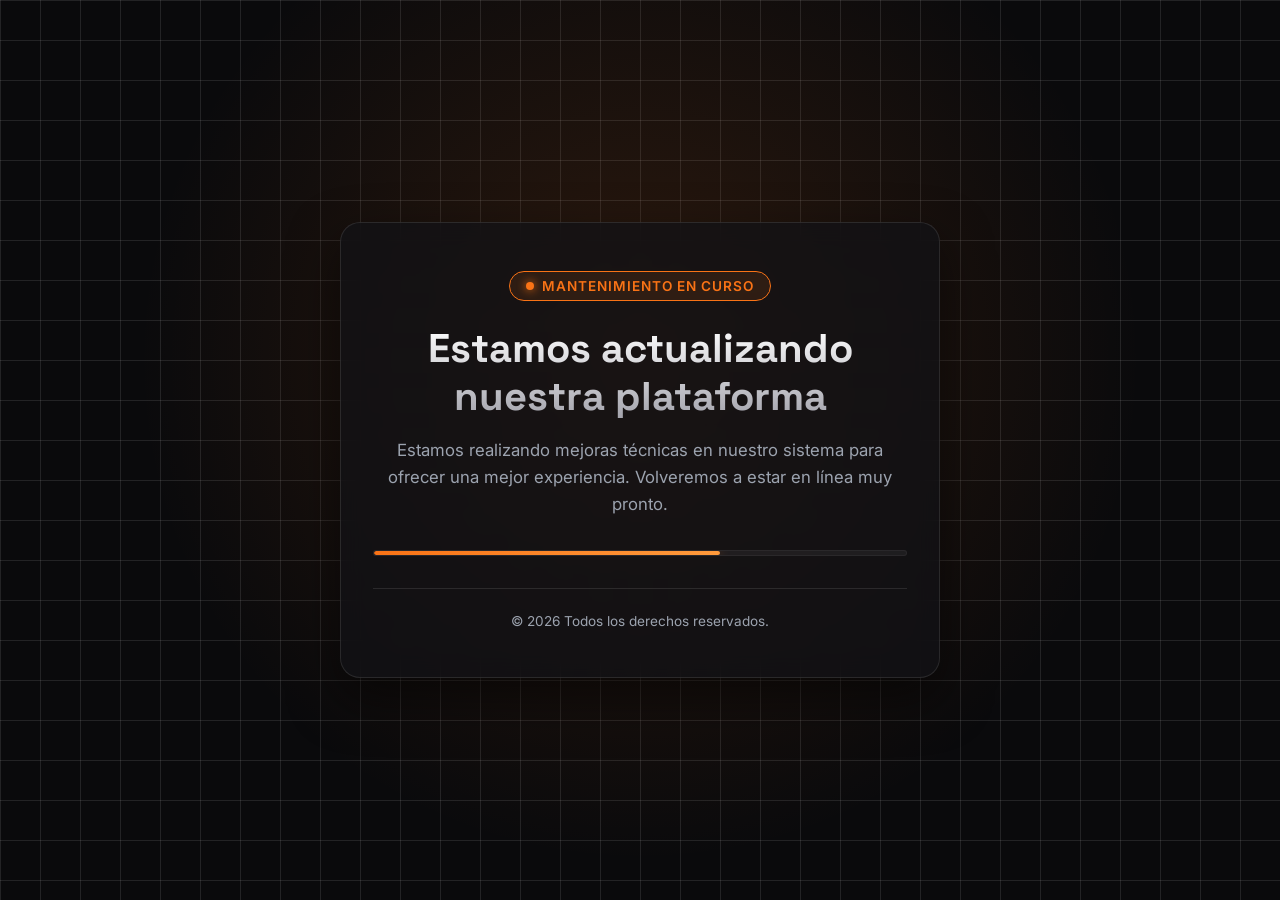
<file: index.html>
<!DOCTYPE html>
<html lang="es">
<head>
<meta charset="UTF-8">
<meta name="viewport" content="width=device-width, initial-scale=1.0">
<title>Sitio en Mantenimiento</title>
<link rel="preconnect" href="https://fonts.googleapis.com">
<link rel="preconnect" href="https://fonts.gstatic.com" crossorigin>
<link href="https://fonts.googleapis.com/css2?family=Inter:wght@400;600;800&family=Space+Grotesk:wght@500;700&display=swap" rel="stylesheet">
<style>
:root {
    --bg-main: #0a0a0c;
    --card-bg: rgba(18, 18, 22, 0.75);
    --accent: #f97316;
    --accent-glow: rgba(249, 115, 22, 0.4);
    --text-main: #f3f4f6;
    --text-muted: #9ca3af;
    --border: rgba(255, 255, 255, 0.1);
}

* { margin: 0; padding: 0; box-sizing: border-box; }

body {
    font-family: 'Inter', sans-serif;
    background-color: var(--bg-main);
    color: var(--text-main);
    min-height: 100vh;
    display: flex;
    align-items: center;
    justify-content: center;
    position: relative;
    overflow: hidden;
}

/* Fondo decorativo con rejilla y resplandor */
body::before {
    content: '';
    position: absolute;
    inset: 0;
    background-image: 
        radial-gradient(circle at 50% 40%, rgba(249, 115, 22, 0.15) 0%, transparent 60%),
        linear-gradient(var(--border) 1px, transparent 1px),
        linear-gradient(90deg, var(--border) 1px, transparent 1px);
    background-size: 100% 100%, 40px 40px, 40px 40px;
    z-index: 0;
}

.container {
    position: relative;
    z-index: 1;
    max-width: 600px;
    width: 90%;
    padding: 3rem 2rem;
    background: var(--card-bg);
    backdrop-filter: blur(12px);
    border: 1px solid var(--border);
    border-radius: 20px;
    text-align: center;
    box-shadow: 0 20px 50px rgba(0, 0, 0, 0.5);
}

.status-badge {
    display: inline-flex;
    align-items: center;
    gap: 8px;
    padding: 6px 16px;
    background: rgba(249, 115, 22, 0.1);
    border: 1px solid var(--accent);
    border-radius: 50px;
    font-size: 0.85rem;
    font-weight: 600;
    color: var(--accent);
    margin-bottom: 1.5rem;
    text-transform: uppercase;
    letter-spacing: 1px;
}

.status-dot {
    width: 8px;
    height: 8px;
    background-color: var(--accent);
    border-radius: 50%;
    box-shadow: 0 0 10px var(--accent);
    animation: pulse 1.5s infinite;
}

@keyframes pulse {
    0%, 100% { opacity: 1; transform: scale(1); }
    50% { opacity: 0.4; transform: scale(1.2); }
}

h1 {
    font-family: 'Space Grotesk', sans-serif;
    font-size: 2.5rem;
    font-weight: 700;
    line-height: 1.2;
    margin-bottom: 1rem;
    background: linear-gradient(180deg, #ffffff 0%, #a1a1aa 100%);
    -webkit-background-clip: text;
    -webkit-text-fill-color: transparent;
}

p {
    color: var(--text-muted);
    font-size: 1.05rem;
    line-height: 1.6;
    margin-bottom: 2rem;
}

.progress-bar-container {
    width: 100%;
    height: 6px;
    background: rgba(255, 255, 255, 0.05);
    border-radius: 10px;
    overflow: hidden;
    margin-bottom: 2rem;
    border: 1px solid rgba(255, 255, 255, 0.05);
}

.progress-bar {
    width: 65%;
    height: 100%;
    background: linear-gradient(90deg, var(--accent), #ff9a3c);
    box-shadow: 0 0 12px var(--accent-glow);
    border-radius: 10px;
}

.footer-info {
    font-size: 0.85rem;
    color: var(--text-muted);
    border-top: 1px solid var(--border);
    padding-top: 1.5rem;
}
</style>
</head>
<body>

<div class="container">
    <div class="status-badge">
        <span class="status-dot"></span> Mantenimiento en curso
    </div>
    
    <h1>Estamos actualizando nuestra plataforma</h1>
    
    <p>Estamos realizando mejoras técnicas en nuestro sistema para ofrecer una mejor experiencia. Volveremos a estar en línea muy pronto.</p>
    
    <div class="progress-bar-container">
        <div class="progress-bar"></div>
    </div>
    
    <div class="footer-info">
        &copy; 2026 Todos los derechos reservados.
    </div>
</div>

</body>
</html>
</file>
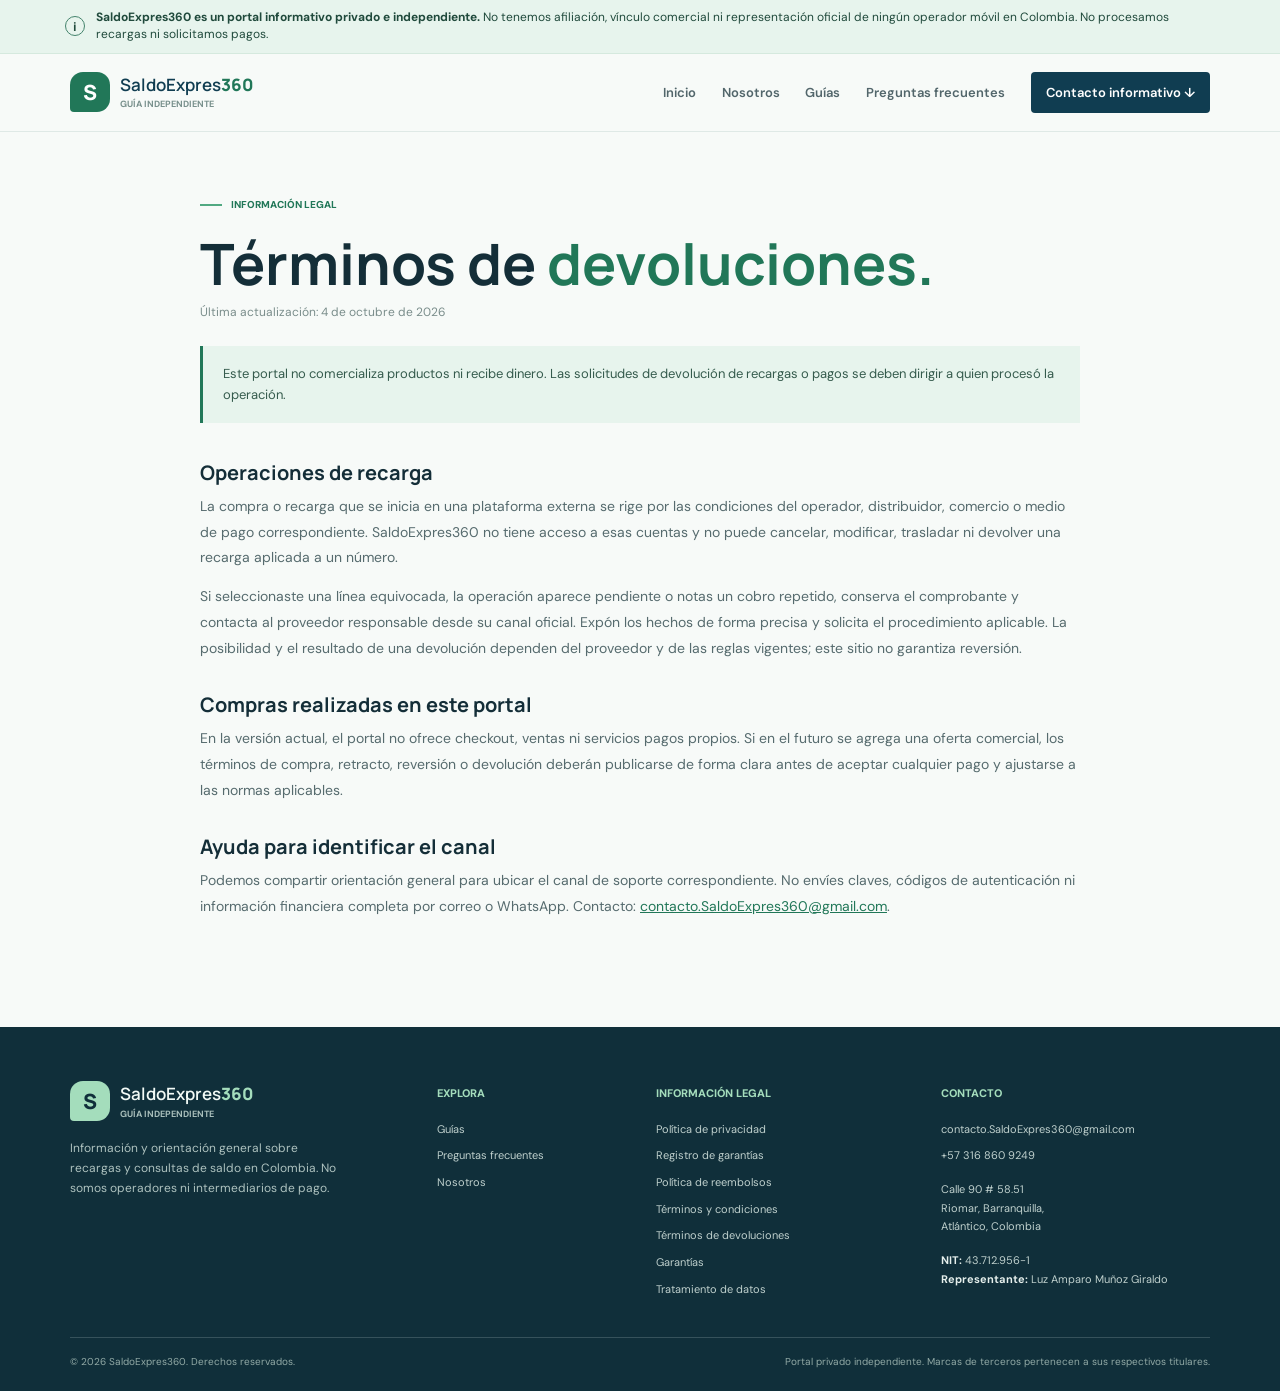
<file: devoluciones.html>
<!doctype html>
<html lang="es-CO"><head><meta charset="utf-8"><meta name="viewport" content="width=device-width, initial-scale=1"><meta name="description" content="Información sobre devoluciones y operaciones de terceros en SaldoExpres360."><title>Términos de devoluciones | SaldoExpres360</title><link rel="preconnect" href="https://fonts.googleapis.com"><link rel="preconnect" href="https://fonts.gstatic.com" crossorigin><link href="https://fonts.googleapis.com/css2?family=DM+Sans:wght@400;500;600;700&family=Manrope:wght@400;500;600;700;800&display=swap" rel="stylesheet"><link rel="stylesheet" href="styles.css"><script src="site.js" defer></script></head><body>
<div class="independence-banner"><span class="banner-mark" aria-hidden="true">i</span><p><strong>SaldoExpres360 es un portal informativo privado e independiente.</strong> No tenemos afiliación, vínculo comercial ni representación oficial de ningún operador móvil en Colombia. No procesamos recargas ni solicitamos pagos.</p></div><header class="site-header"><a class="brand" href="index.html" aria-label="SaldoExpres360, inicio"><span class="brand-symbol" aria-hidden="true">S</span><span>SaldoExpres<b>360</b><small>GUÍA INDEPENDIENTE</small></span></a><button class="menu-toggle" type="button" aria-expanded="false" aria-controls="main-nav" aria-label="Abrir menú"><span></span><span></span></button><nav id="main-nav" class="main-nav" aria-label="Navegación principal"><a href="index.html">Inicio</a><a href="nosotros.html">Nosotros</a><a href="index.html#guias">Guías</a><a href="index.html#preguntas">Preguntas frecuentes</a><a class="nav-contact" href="index.html#contacto">Contacto informativo <span aria-hidden="true">↓</span></a></nav></header>
<main class="legal-page section-wrap"><p class="eyebrow"><span></span> INFORMACIÓN LEGAL</p><h1>Términos de <em>devoluciones.</em></h1><p class="legal-updated">Última actualización: 4 de octubre de 2026</p><div class="legal-callout">Este portal no comercializa productos ni recibe dinero. Las solicitudes de devolución de recargas o pagos se deben dirigir a quien procesó la operación.</div><article class="legal-copy"><h2>Operaciones de recarga</h2><p>La compra o recarga que se inicia en una plataforma externa se rige por las condiciones del operador, distribuidor, comercio o medio de pago correspondiente. SaldoExpres360 no tiene acceso a esas cuentas y no puede cancelar, modificar, trasladar ni devolver una recarga aplicada a un número.</p><p>Si seleccionaste una línea equivocada, la operación aparece pendiente o notas un cobro repetido, conserva el comprobante y contacta al proveedor responsable desde su canal oficial. Expón los hechos de forma precisa y solicita el procedimiento aplicable. La posibilidad y el resultado de una devolución dependen del proveedor y de las reglas vigentes; este sitio no garantiza reversión.</p><h2>Compras realizadas en este portal</h2><p>En la versión actual, el portal no ofrece checkout, ventas ni servicios pagos propios. Si en el futuro se agrega una oferta comercial, los términos de compra, retracto, reversión o devolución deberán publicarse de forma clara antes de aceptar cualquier pago y ajustarse a las normas aplicables.</p><h2>Ayuda para identificar el canal</h2><p>Podemos compartir orientación general para ubicar el canal de soporte correspondiente. No envíes claves, códigos de autenticación ni información financiera completa por correo o WhatsApp. Contacto: <a href="mailto:contacto.SaldoExpres360@gmail.com">contacto.SaldoExpres360@gmail.com</a>.</p></article></main>
<footer class="site-footer"><div class="footer-main"><div class="footer-brand"><a class="brand brand-light" href="index.html"><span class="brand-symbol" aria-hidden="true">S</span><span>SaldoExpres<b>360</b><small>GUÍA INDEPENDIENTE</small></span></a><p>Información y orientación general sobre recargas y consultas de saldo en Colombia. No somos operadores ni intermediarios de pago.</p></div><div class="footer-column"><h3>Explora</h3><a href="index.html#guias">Guías</a><a href="index.html#preguntas">Preguntas frecuentes</a><a href="nosotros.html">Nosotros</a></div><div class="footer-column"><h3>Información legal</h3><a href="privacidad.html">Política de privacidad</a><a href="garantias-registro.html">Registro de garantías</a><a href="reembolsos.html">Política de reembolsos</a><a href="terminos.html">Términos y condiciones</a><a href="devoluciones.html">Términos de devoluciones</a><a href="garantias.html">Garantías</a><a href="tratamiento-datos.html">Tratamiento de datos</a></div><div class="footer-column footer-contact"><h3>Contacto</h3><a href="mailto:contacto.SaldoExpres360@gmail.com">contacto.SaldoExpres360@gmail.com</a><a href="tel:+573168609249">+57 316 860 9249</a><p>Calle 90 # 58.51<br>Riomar, Barranquilla,<br>Atlántico, Colombia</p><p><strong>NIT:</strong> 43.712.956-1<br><strong>Representante:</strong> Luz Amparo Muñoz Giraldo</p></div></div><div class="footer-bottom"><p>© <span data-year>2026</span> SaldoExpres360. Derechos reservados.</p><p>Portal privado independiente. Marcas de terceros pertenecen a sus respectivos titulares.</p></div></footer></body></html>
</file>
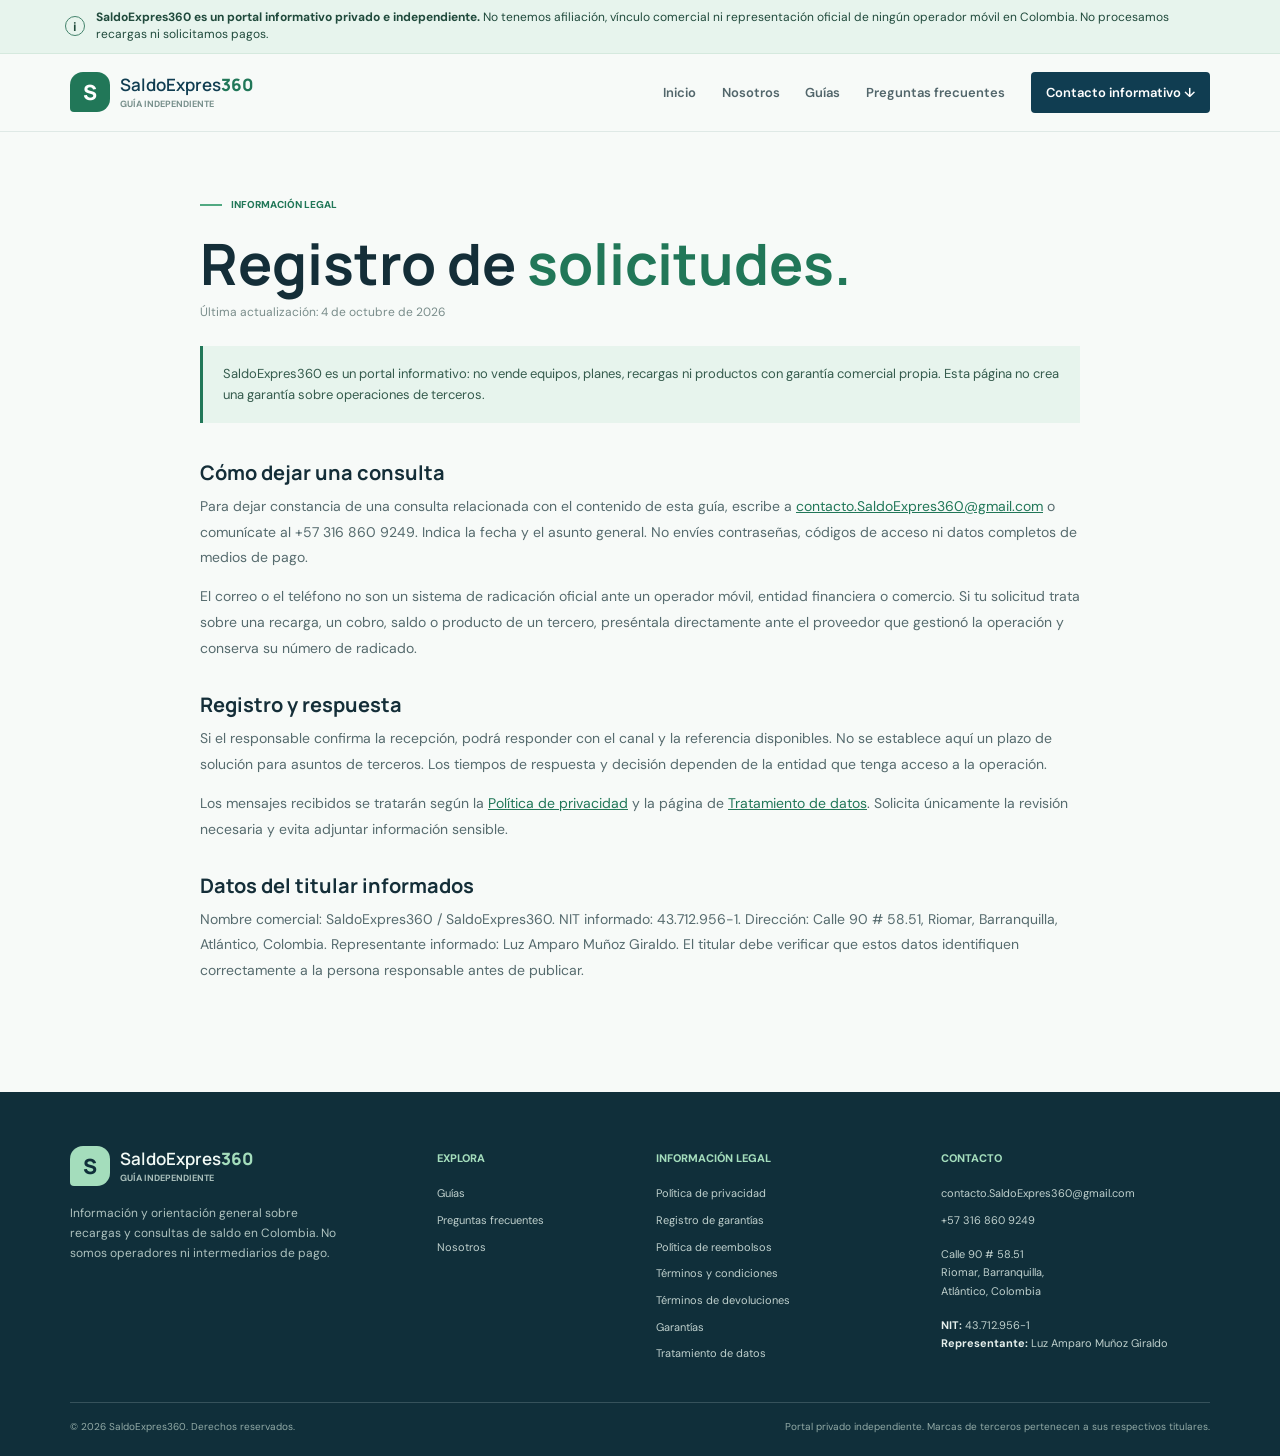
<file: garantias-registro.html>
<!doctype html>
<html lang="es-CO"><head><meta charset="utf-8"><meta name="viewport" content="width=device-width, initial-scale=1"><meta name="description" content="Información sobre el registro de solicitudes de garantía o consultas en SaldoExpres360."><title>Registro de garantías | SaldoExpres360</title><link rel="preconnect" href="https://fonts.googleapis.com"><link rel="preconnect" href="https://fonts.gstatic.com" crossorigin><link href="https://fonts.googleapis.com/css2?family=DM+Sans:wght@400;500;600;700&family=Manrope:wght@400;500;600;700;800&display=swap" rel="stylesheet"><link rel="stylesheet" href="styles.css"><script src="site.js" defer></script></head><body>
<div class="independence-banner"><span class="banner-mark" aria-hidden="true">i</span><p><strong>SaldoExpres360 es un portal informativo privado e independiente.</strong> No tenemos afiliación, vínculo comercial ni representación oficial de ningún operador móvil en Colombia. No procesamos recargas ni solicitamos pagos.</p></div><header class="site-header"><a class="brand" href="index.html" aria-label="SaldoExpres360, inicio"><span class="brand-symbol" aria-hidden="true">S</span><span>SaldoExpres<b>360</b><small>GUÍA INDEPENDIENTE</small></span></a><button class="menu-toggle" type="button" aria-expanded="false" aria-controls="main-nav" aria-label="Abrir menú"><span></span><span></span></button><nav id="main-nav" class="main-nav" aria-label="Navegación principal"><a href="index.html">Inicio</a><a href="nosotros.html">Nosotros</a><a href="index.html#guias">Guías</a><a href="index.html#preguntas">Preguntas frecuentes</a><a class="nav-contact" href="index.html#contacto">Contacto informativo <span aria-hidden="true">↓</span></a></nav></header>
<main class="legal-page section-wrap"><p class="eyebrow"><span></span> INFORMACIÓN LEGAL</p><h1>Registro de <em>solicitudes.</em></h1><p class="legal-updated">Última actualización: 4 de octubre de 2026</p><div class="legal-callout">SaldoExpres360 es un portal informativo: no vende equipos, planes, recargas ni productos con garantía comercial propia. Esta página no crea una garantía sobre operaciones de terceros.</div><article class="legal-copy"><h2>Cómo dejar una consulta</h2><p>Para dejar constancia de una consulta relacionada con el contenido de esta guía, escribe a <a href="mailto:contacto.SaldoExpres360@gmail.com">contacto.SaldoExpres360@gmail.com</a> o comunícate al +57 316 860 9249. Indica la fecha y el asunto general. No envíes contraseñas, códigos de acceso ni datos completos de medios de pago.</p><p>El correo o el teléfono no son un sistema de radicación oficial ante un operador móvil, entidad financiera o comercio. Si tu solicitud trata sobre una recarga, un cobro, saldo o producto de un tercero, preséntala directamente ante el proveedor que gestionó la operación y conserva su número de radicado.</p><h2>Registro y respuesta</h2><p>Si el responsable confirma la recepción, podrá responder con el canal y la referencia disponibles. No se establece aquí un plazo de solución para asuntos de terceros. Los tiempos de respuesta y decisión dependen de la entidad que tenga acceso a la operación.</p><p>Los mensajes recibidos se tratarán según la <a href="privacidad.html">Política de privacidad</a> y la página de <a href="tratamiento-datos.html">Tratamiento de datos</a>. Solicita únicamente la revisión necesaria y evita adjuntar información sensible.</p><h2>Datos del titular informados</h2><p>Nombre comercial: SaldoExpres360 / SaldoExpres360. NIT informado: 43.712.956-1. Dirección: Calle 90 # 58.51, Riomar, Barranquilla, Atlántico, Colombia. Representante informado: Luz Amparo Muñoz Giraldo. El titular debe verificar que estos datos identifiquen correctamente a la persona responsable antes de publicar.</p></article></main>
<footer class="site-footer"><div class="footer-main"><div class="footer-brand"><a class="brand brand-light" href="index.html"><span class="brand-symbol" aria-hidden="true">S</span><span>SaldoExpres<b>360</b><small>GUÍA INDEPENDIENTE</small></span></a><p>Información y orientación general sobre recargas y consultas de saldo en Colombia. No somos operadores ni intermediarios de pago.</p></div><div class="footer-column"><h3>Explora</h3><a href="index.html#guias">Guías</a><a href="index.html#preguntas">Preguntas frecuentes</a><a href="nosotros.html">Nosotros</a></div><div class="footer-column"><h3>Información legal</h3><a href="privacidad.html">Política de privacidad</a><a href="garantias-registro.html">Registro de garantías</a><a href="reembolsos.html">Política de reembolsos</a><a href="terminos.html">Términos y condiciones</a><a href="devoluciones.html">Términos de devoluciones</a><a href="garantias.html">Garantías</a><a href="tratamiento-datos.html">Tratamiento de datos</a></div><div class="footer-column footer-contact"><h3>Contacto</h3><a href="mailto:contacto.SaldoExpres360@gmail.com">contacto.SaldoExpres360@gmail.com</a><a href="tel:+573168609249">+57 316 860 9249</a><p>Calle 90 # 58.51<br>Riomar, Barranquilla,<br>Atlántico, Colombia</p><p><strong>NIT:</strong> 43.712.956-1<br><strong>Representante:</strong> Luz Amparo Muñoz Giraldo</p></div></div><div class="footer-bottom"><p>© <span data-year>2026</span> SaldoExpres360. Derechos reservados.</p><p>Portal privado independiente. Marcas de terceros pertenecen a sus respectivos titulares.</p></div></footer></body></html>
</file>
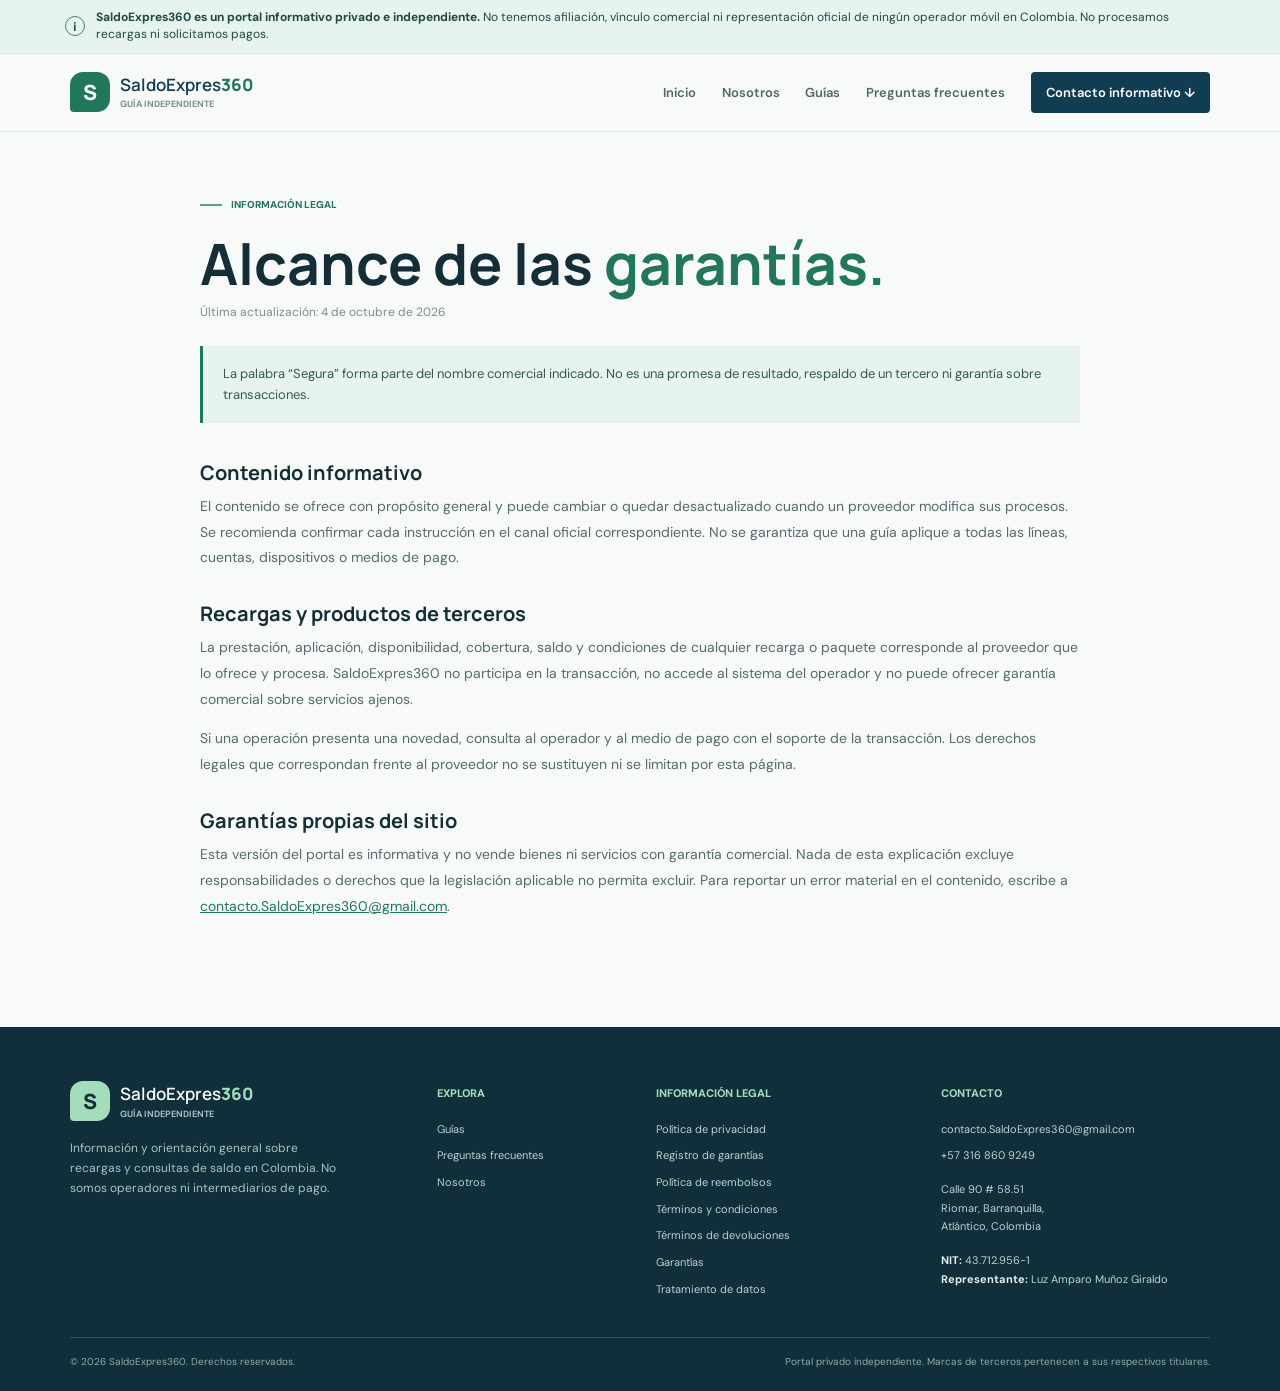
<file: garantias.html>
<!doctype html>
<html lang="es-CO"><head><meta charset="utf-8"><meta name="viewport" content="width=device-width, initial-scale=1"><meta name="description" content="Alcance de garantías del portal informativo SaldoExpres360."><title>Garantías | SaldoExpres360</title><link rel="preconnect" href="https://fonts.googleapis.com"><link rel="preconnect" href="https://fonts.gstatic.com" crossorigin><link href="https://fonts.googleapis.com/css2?family=DM+Sans:wght@400;500;600;700&family=Manrope:wght@400;500;600;700;800&display=swap" rel="stylesheet"><link rel="stylesheet" href="styles.css"><script src="site.js" defer></script></head><body>
<div class="independence-banner"><span class="banner-mark" aria-hidden="true">i</span><p><strong>SaldoExpres360 es un portal informativo privado e independiente.</strong> No tenemos afiliación, vínculo comercial ni representación oficial de ningún operador móvil en Colombia. No procesamos recargas ni solicitamos pagos.</p></div><header class="site-header"><a class="brand" href="index.html" aria-label="SaldoExpres360, inicio"><span class="brand-symbol" aria-hidden="true">S</span><span>SaldoExpres<b>360</b><small>GUÍA INDEPENDIENTE</small></span></a><button class="menu-toggle" type="button" aria-expanded="false" aria-controls="main-nav" aria-label="Abrir menú"><span></span><span></span></button><nav id="main-nav" class="main-nav" aria-label="Navegación principal"><a href="index.html">Inicio</a><a href="nosotros.html">Nosotros</a><a href="index.html#guias">Guías</a><a href="index.html#preguntas">Preguntas frecuentes</a><a class="nav-contact" href="index.html#contacto">Contacto informativo <span aria-hidden="true">↓</span></a></nav></header>
<main class="legal-page section-wrap"><p class="eyebrow"><span></span> INFORMACIÓN LEGAL</p><h1>Alcance de las <em>garantías.</em></h1><p class="legal-updated">Última actualización: 4 de octubre de 2026</p><div class="legal-callout">La palabra “Segura” forma parte del nombre comercial indicado. No es una promesa de resultado, respaldo de un tercero ni garantía sobre transacciones.</div><article class="legal-copy"><h2>Contenido informativo</h2><p>El contenido se ofrece con propósito general y puede cambiar o quedar desactualizado cuando un proveedor modifica sus procesos. Se recomienda confirmar cada instrucción en el canal oficial correspondiente. No se garantiza que una guía aplique a todas las líneas, cuentas, dispositivos o medios de pago.</p><h2>Recargas y productos de terceros</h2><p>La prestación, aplicación, disponibilidad, cobertura, saldo y condiciones de cualquier recarga o paquete corresponde al proveedor que lo ofrece y procesa. SaldoExpres360 no participa en la transacción, no accede al sistema del operador y no puede ofrecer garantía comercial sobre servicios ajenos.</p><p>Si una operación presenta una novedad, consulta al operador y al medio de pago con el soporte de la transacción. Los derechos legales que correspondan frente al proveedor no se sustituyen ni se limitan por esta página.</p><h2>Garantías propias del sitio</h2><p>Esta versión del portal es informativa y no vende bienes ni servicios con garantía comercial. Nada de esta explicación excluye responsabilidades o derechos que la legislación aplicable no permita excluir. Para reportar un error material en el contenido, escribe a <a href="mailto:contacto.SaldoExpres360@gmail.com">contacto.SaldoExpres360@gmail.com</a>.</p></article></main>
<footer class="site-footer"><div class="footer-main"><div class="footer-brand"><a class="brand brand-light" href="index.html"><span class="brand-symbol" aria-hidden="true">S</span><span>SaldoExpres<b>360</b><small>GUÍA INDEPENDIENTE</small></span></a><p>Información y orientación general sobre recargas y consultas de saldo en Colombia. No somos operadores ni intermediarios de pago.</p></div><div class="footer-column"><h3>Explora</h3><a href="index.html#guias">Guías</a><a href="index.html#preguntas">Preguntas frecuentes</a><a href="nosotros.html">Nosotros</a></div><div class="footer-column"><h3>Información legal</h3><a href="privacidad.html">Política de privacidad</a><a href="garantias-registro.html">Registro de garantías</a><a href="reembolsos.html">Política de reembolsos</a><a href="terminos.html">Términos y condiciones</a><a href="devoluciones.html">Términos de devoluciones</a><a href="garantias.html">Garantías</a><a href="tratamiento-datos.html">Tratamiento de datos</a></div><div class="footer-column footer-contact"><h3>Contacto</h3><a href="mailto:contacto.SaldoExpres360@gmail.com">contacto.SaldoExpres360@gmail.com</a><a href="tel:+573168609249">+57 316 860 9249</a><p>Calle 90 # 58.51<br>Riomar, Barranquilla,<br>Atlántico, Colombia</p><p><strong>NIT:</strong> 43.712.956-1<br><strong>Representante:</strong> Luz Amparo Muñoz Giraldo</p></div></div><div class="footer-bottom"><p>© <span data-year>2026</span> SaldoExpres360. Derechos reservados.</p><p>Portal privado independiente. Marcas de terceros pertenecen a sus respectivos titulares.</p></div></footer></body></html>
</file>
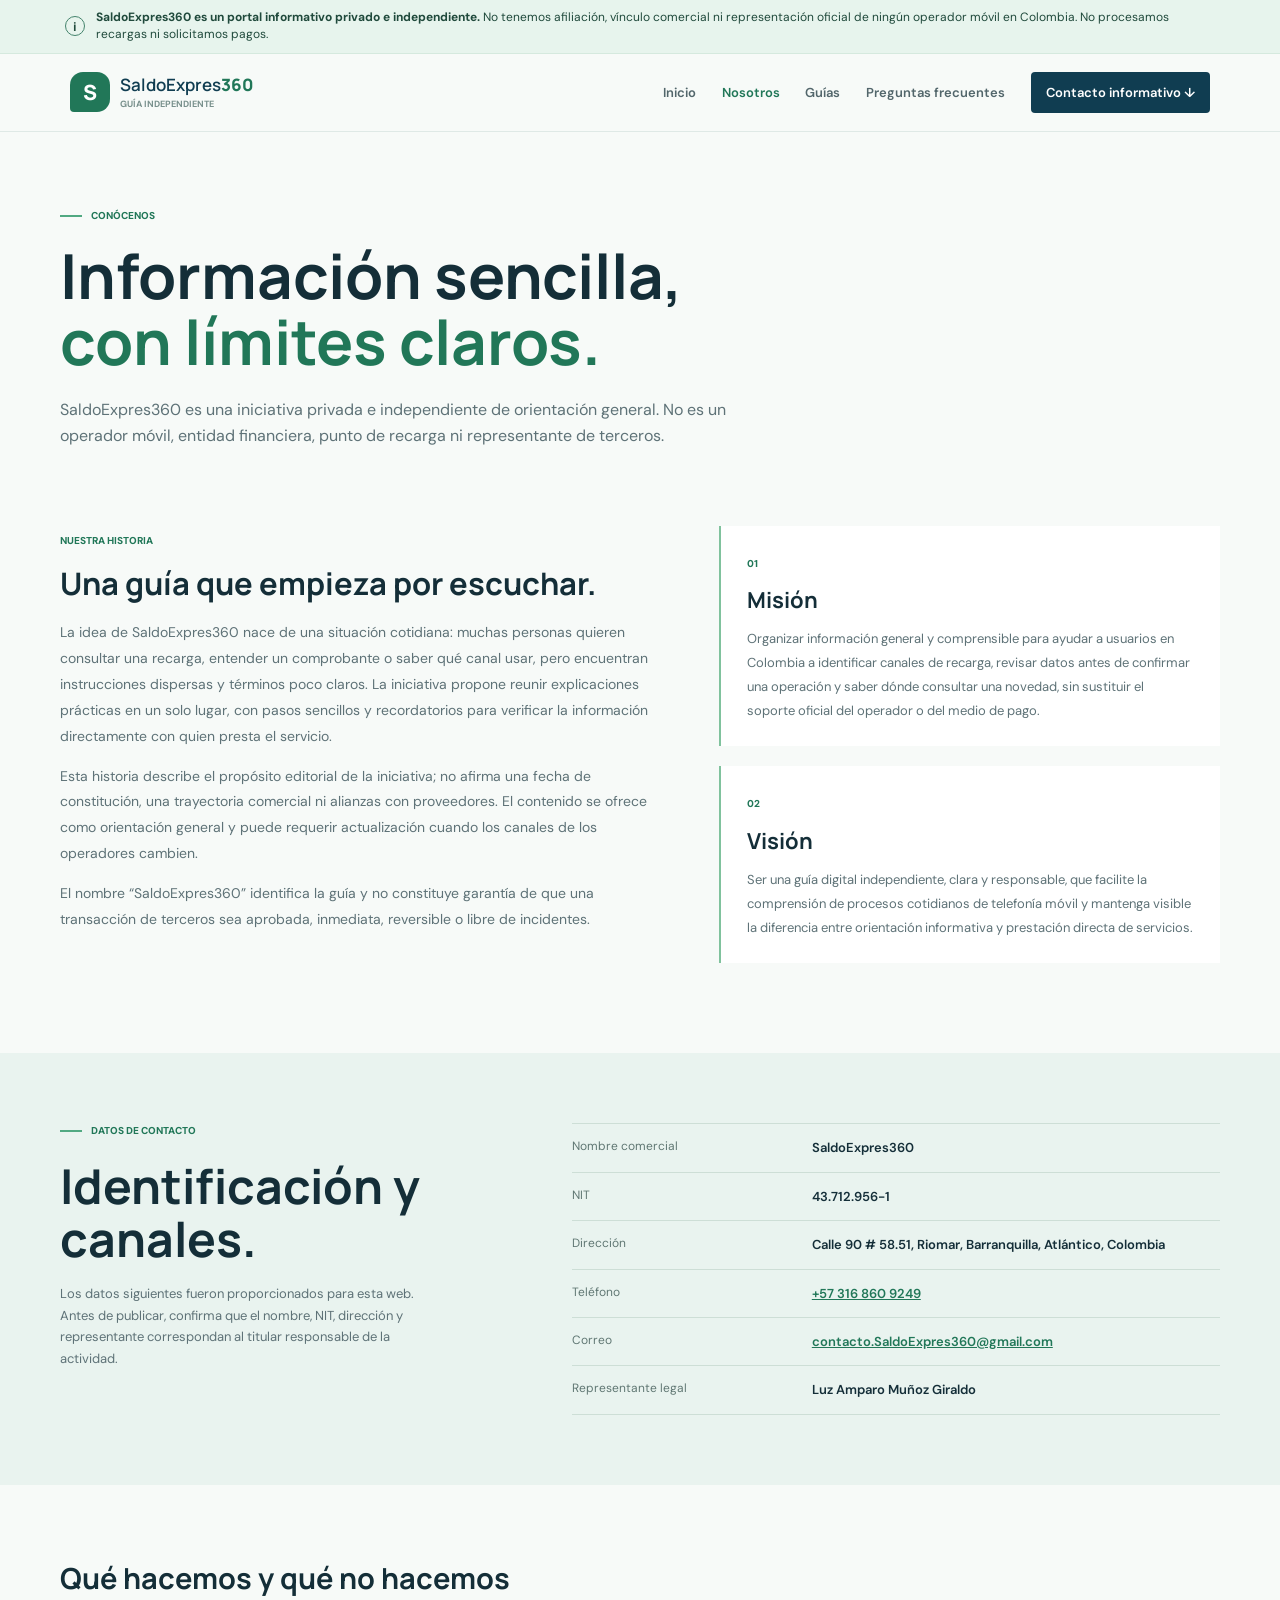
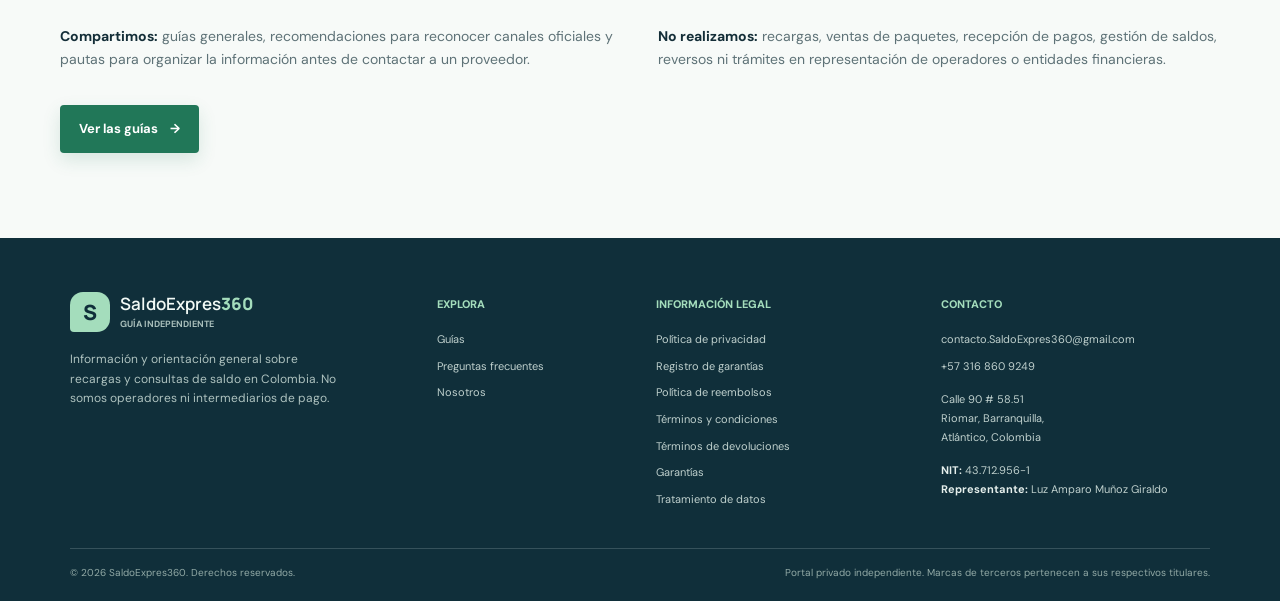
<file: nosotros.html>
<!doctype html>
<html lang="es-CO"><head><meta charset="utf-8"><meta name="viewport" content="width=device-width, initial-scale=1"><meta name="description" content="Conoce la iniciativa independiente SaldoExpres360, sus datos de contacto y el alcance de su orientación."><title>Nosotros | SaldoExpres360</title><link rel="preconnect" href="https://fonts.googleapis.com"><link rel="preconnect" href="https://fonts.gstatic.com" crossorigin><link href="https://fonts.googleapis.com/css2?family=DM+Sans:wght@400;500;600;700&family=Manrope:wght@400;500;600;700;800&display=swap" rel="stylesheet"><link rel="stylesheet" href="styles.css"><script src="site.js" defer></script></head><body>
<div class="independence-banner"><span class="banner-mark" aria-hidden="true">i</span><p><strong>SaldoExpres360 es un portal informativo privado e independiente.</strong> No tenemos afiliación, vínculo comercial ni representación oficial de ningún operador móvil en Colombia. No procesamos recargas ni solicitamos pagos.</p></div><header class="site-header"><a class="brand" href="index.html" aria-label="SaldoExpres360, inicio"><span class="brand-symbol" aria-hidden="true">S</span><span>SaldoExpres<b>360</b><small>GUÍA INDEPENDIENTE</small></span></a><button class="menu-toggle" type="button" aria-expanded="false" aria-controls="main-nav" aria-label="Abrir menú"><span></span><span></span></button><nav id="main-nav" class="main-nav" aria-label="Navegación principal"><a href="index.html">Inicio</a><a class="active" href="nosotros.html">Nosotros</a><a href="index.html#guias">Guías</a><a href="index.html#preguntas">Preguntas frecuentes</a><a class="nav-contact" href="index.html#contacto">Contacto informativo <span aria-hidden="true">↓</span></a></nav></header>
<main><section class="page-hero section-wrap"><p class="eyebrow"><span></span> CONÓCENOS</p><h1>Información sencilla,<br><em>con límites claros.</em></h1><p>SaldoExpres360 es una iniciativa privada e independiente de orientación general. No es un operador móvil, entidad financiera, punto de recarga ni representante de terceros.</p></section><section class="about-grid section-wrap"><article class="about-story"><span class="card-index">NUESTRA HISTORIA</span><h2>Una guía que empieza por escuchar.</h2><p>La idea de SaldoExpres360 nace de una situación cotidiana: muchas personas quieren consultar una recarga, entender un comprobante o saber qué canal usar, pero encuentran instrucciones dispersas y términos poco claros. La iniciativa propone reunir explicaciones prácticas en un solo lugar, con pasos sencillos y recordatorios para verificar la información directamente con quien presta el servicio.</p><p>Esta historia describe el propósito editorial de la iniciativa; no afirma una fecha de constitución, una trayectoria comercial ni alianzas con proveedores. El contenido se ofrece como orientación general y puede requerir actualización cuando los canales de los operadores cambien.</p><p>El nombre “SaldoExpres360” identifica la guía y no constituye garantía de que una transacción de terceros sea aprobada, inmediata, reversible o libre de incidentes.</p></article><div class="about-values"><article><span class="value-number">01</span><h3>Misión</h3><p>Organizar información general y comprensible para ayudar a usuarios en Colombia a identificar canales de recarga, revisar datos antes de confirmar una operación y saber dónde consultar una novedad, sin sustituir el soporte oficial del operador o del medio de pago.</p></article><article><span class="value-number">02</span><h3>Visión</h3><p>Ser una guía digital independiente, clara y responsable, que facilite la comprensión de procesos cotidianos de telefonía móvil y mantenga visible la diferencia entre orientación informativa y prestación directa de servicios.</p></article></div></section><section class="identity-section"><div class="section-wrap identity-inner"><div><p class="eyebrow"><span></span> DATOS DE CONTACTO</p><h2>Identificación y canales.</h2><p>Los datos siguientes fueron proporcionados para esta web. Antes de publicar, confirma que el nombre, NIT, dirección y representante correspondan al titular responsable de la actividad.</p></div><dl class="identity-list"><div><dt>Nombre comercial</dt><dd>SaldoExpres360</dd></div><div><dt>NIT</dt><dd>43.712.956-1</dd></div><div><dt>Dirección</dt><dd>Calle 90 # 58.51, Riomar, Barranquilla, Atlántico, Colombia</dd></div><div><dt>Teléfono</dt><dd><a href="tel:+573168609249">+57 316 860 9249</a></dd></div><div><dt>Correo</dt><dd><a href="mailto:contacto.SaldoExpres360@gmail.com">contacto.SaldoExpres360@gmail.com</a></dd></div><div><dt>Representante legal</dt><dd>Luz Amparo Muñoz Giraldo</dd></div></dl></div></section><section class="section-wrap about-limit"><h2>Qué hacemos y qué no hacemos</h2><div class="limit-columns"><p><strong>Compartimos:</strong> guías generales, recomendaciones para reconocer canales oficiales y pautas para organizar la información antes de contactar a un proveedor.</p><p><strong>No realizamos:</strong> recargas, ventas de paquetes, recepción de pagos, gestión de saldos, reversos ni trámites en representación de operadores o entidades financieras.</p></div><a class="button button-primary" href="index.html#guias">Ver las guías <span aria-hidden="true">→</span></a></section></main>
<footer class="site-footer"><div class="footer-main"><div class="footer-brand"><a class="brand brand-light" href="index.html"><span class="brand-symbol" aria-hidden="true">S</span><span>SaldoExpres<b>360</b><small>GUÍA INDEPENDIENTE</small></span></a><p>Información y orientación general sobre recargas y consultas de saldo en Colombia. No somos operadores ni intermediarios de pago.</p></div><div class="footer-column"><h3>Explora</h3><a href="index.html#guias">Guías</a><a href="index.html#preguntas">Preguntas frecuentes</a><a href="nosotros.html">Nosotros</a></div><div class="footer-column"><h3>Información legal</h3><a href="privacidad.html">Política de privacidad</a><a href="garantias-registro.html">Registro de garantías</a><a href="reembolsos.html">Política de reembolsos</a><a href="terminos.html">Términos y condiciones</a><a href="devoluciones.html">Términos de devoluciones</a><a href="garantias.html">Garantías</a><a href="tratamiento-datos.html">Tratamiento de datos</a></div><div class="footer-column footer-contact"><h3>Contacto</h3><a href="mailto:contacto.SaldoExpres360@gmail.com">contacto.SaldoExpres360@gmail.com</a><a href="tel:+573168609249">+57 316 860 9249</a><p>Calle 90 # 58.51<br>Riomar, Barranquilla,<br>Atlántico, Colombia</p><p><strong>NIT:</strong> 43.712.956-1<br><strong>Representante:</strong> Luz Amparo Muñoz Giraldo</p></div></div><div class="footer-bottom"><p>© <span data-year>2026</span> SaldoExpres360. Derechos reservados.</p><p>Portal privado independiente. Marcas de terceros pertenecen a sus respectivos titulares.</p></div></footer></body></html>
</file>
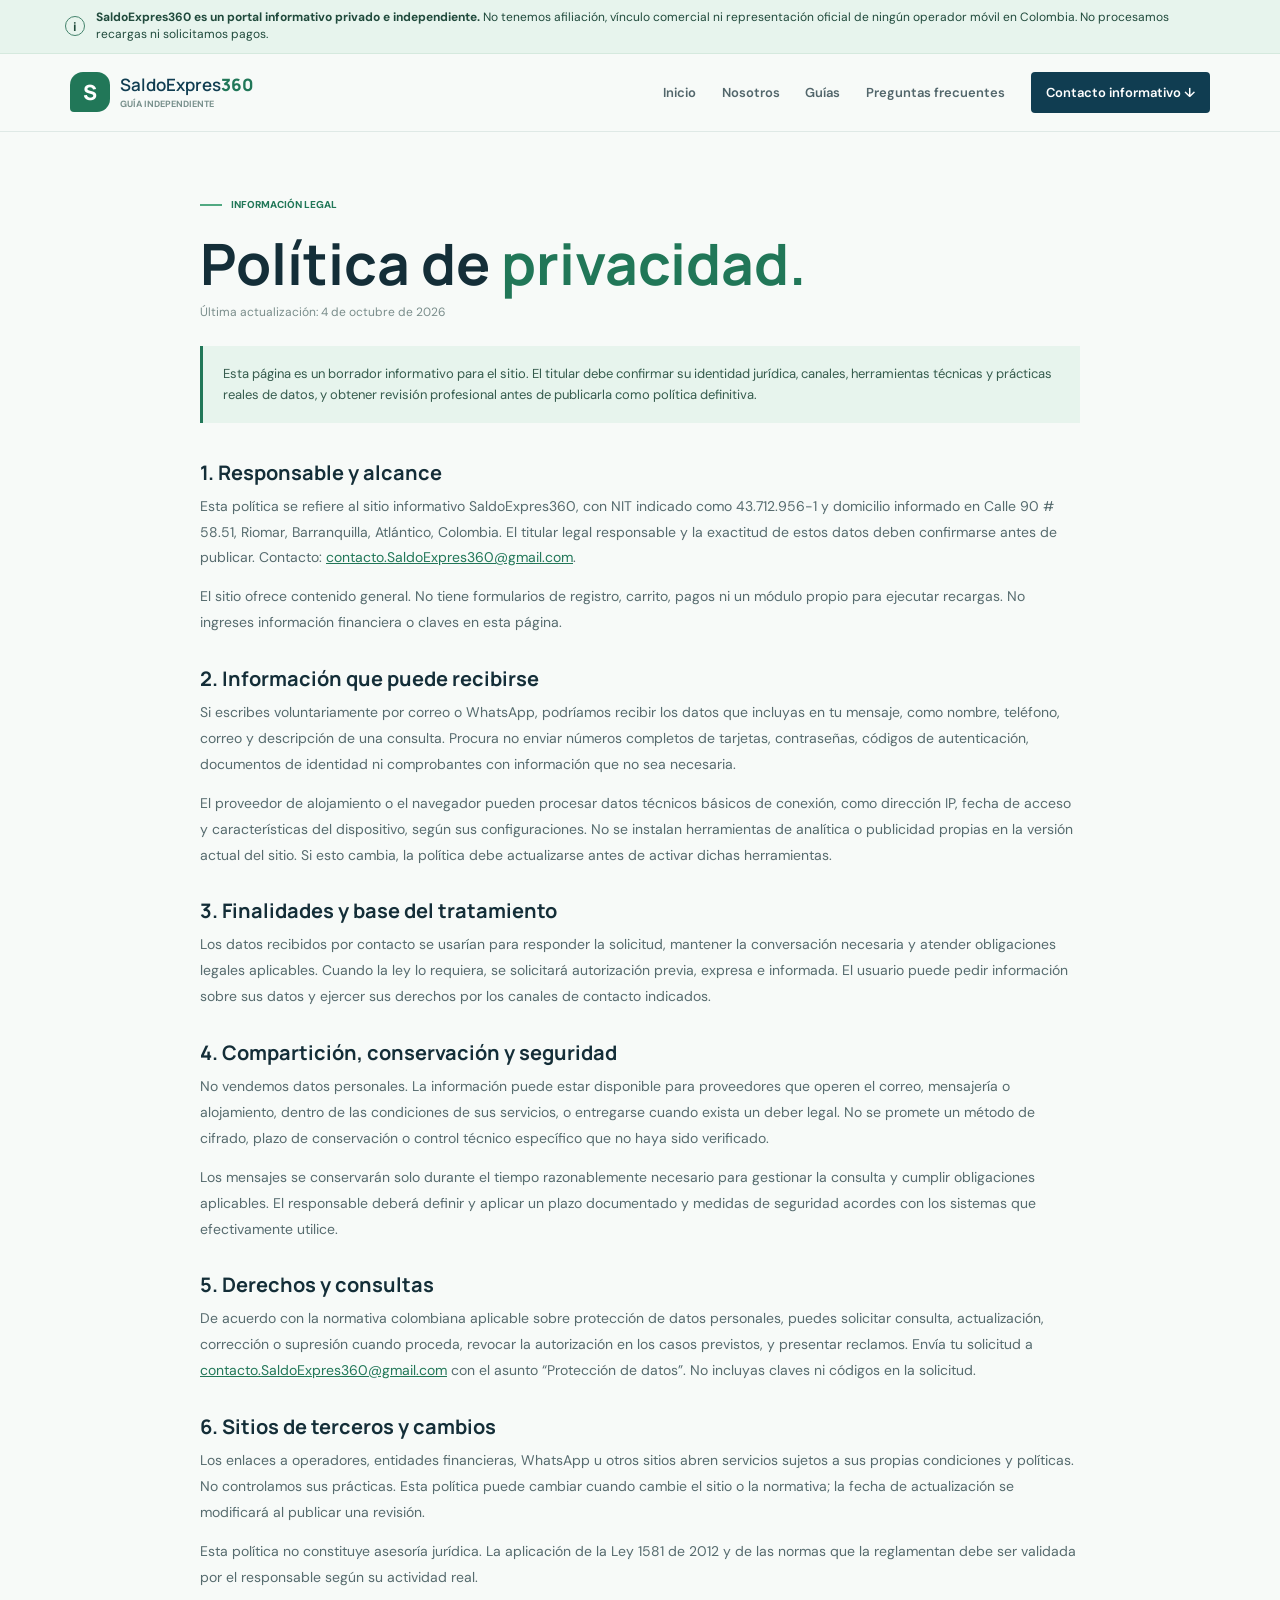
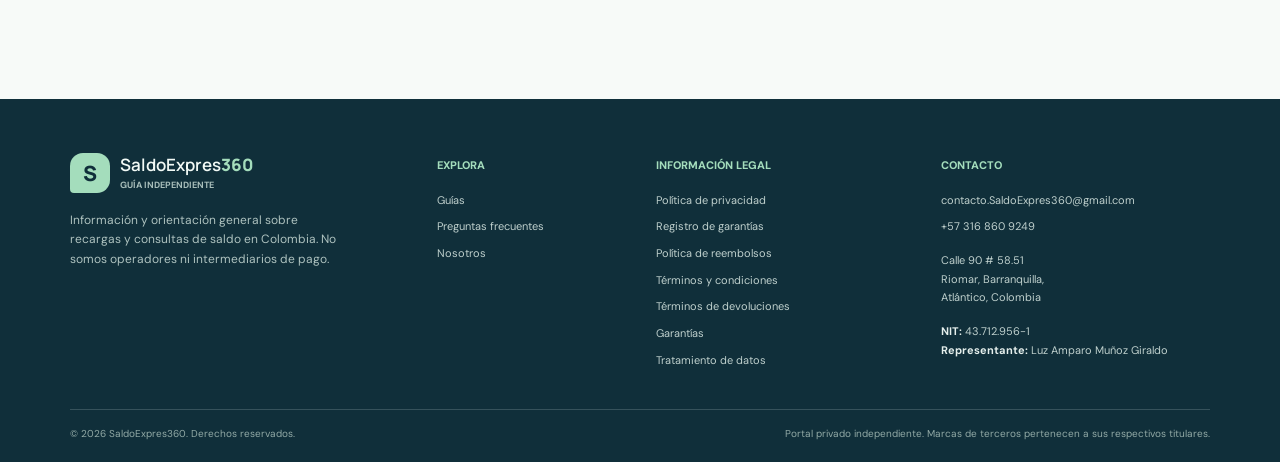
<file: privacidad.html>
<!doctype html>
<html lang="es-CO"><head><meta charset="utf-8"><meta name="viewport" content="width=device-width, initial-scale=1"><meta name="description" content="Política de privacidad de SaldoExpres360, guía informativa independiente."><title>Política de privacidad | SaldoExpres360</title><link rel="preconnect" href="https://fonts.googleapis.com"><link rel="preconnect" href="https://fonts.gstatic.com" crossorigin><link href="https://fonts.googleapis.com/css2?family=DM+Sans:wght@400;500;600;700&family=Manrope:wght@400;500;600;700;800&display=swap" rel="stylesheet"><link rel="stylesheet" href="styles.css"><script src="site.js" defer></script></head><body>
<div class="independence-banner"><span class="banner-mark" aria-hidden="true">i</span><p><strong>SaldoExpres360 es un portal informativo privado e independiente.</strong> No tenemos afiliación, vínculo comercial ni representación oficial de ningún operador móvil en Colombia. No procesamos recargas ni solicitamos pagos.</p></div><header class="site-header"><a class="brand" href="index.html" aria-label="SaldoExpres360, inicio"><span class="brand-symbol" aria-hidden="true">S</span><span>SaldoExpres<b>360</b><small>GUÍA INDEPENDIENTE</small></span></a><button class="menu-toggle" type="button" aria-expanded="false" aria-controls="main-nav" aria-label="Abrir menú"><span></span><span></span></button><nav id="main-nav" class="main-nav" aria-label="Navegación principal"><a href="index.html">Inicio</a><a href="nosotros.html">Nosotros</a><a href="index.html#guias">Guías</a><a href="index.html#preguntas">Preguntas frecuentes</a><a class="nav-contact" href="index.html#contacto">Contacto informativo <span aria-hidden="true">↓</span></a></nav></header>
<main class="legal-page section-wrap"><p class="eyebrow"><span></span> INFORMACIÓN LEGAL</p><h1>Política de <em>privacidad.</em></h1><p class="legal-updated">Última actualización: 4 de octubre de 2026</p><div class="legal-callout">Esta página es un borrador informativo para el sitio. El titular debe confirmar su identidad jurídica, canales, herramientas técnicas y prácticas reales de datos, y obtener revisión profesional antes de publicarla como política definitiva.</div><article class="legal-copy"><h2>1. Responsable y alcance</h2><p>Esta política se refiere al sitio informativo SaldoExpres360, con NIT indicado como 43.712.956-1 y domicilio informado en Calle 90 # 58.51, Riomar, Barranquilla, Atlántico, Colombia. El titular legal responsable y la exactitud de estos datos deben confirmarse antes de publicar. Contacto: <a href="mailto:contacto.SaldoExpres360@gmail.com">contacto.SaldoExpres360@gmail.com</a>.</p><p>El sitio ofrece contenido general. No tiene formularios de registro, carrito, pagos ni un módulo propio para ejecutar recargas. No ingreses información financiera o claves en esta página.</p><h2>2. Información que puede recibirse</h2><p>Si escribes voluntariamente por correo o WhatsApp, podríamos recibir los datos que incluyas en tu mensaje, como nombre, teléfono, correo y descripción de una consulta. Procura no enviar números completos de tarjetas, contraseñas, códigos de autenticación, documentos de identidad ni comprobantes con información que no sea necesaria.</p><p>El proveedor de alojamiento o el navegador pueden procesar datos técnicos básicos de conexión, como dirección IP, fecha de acceso y características del dispositivo, según sus configuraciones. No se instalan herramientas de analítica o publicidad propias en la versión actual del sitio. Si esto cambia, la política debe actualizarse antes de activar dichas herramientas.</p><h2>3. Finalidades y base del tratamiento</h2><p>Los datos recibidos por contacto se usarían para responder la solicitud, mantener la conversación necesaria y atender obligaciones legales aplicables. Cuando la ley lo requiera, se solicitará autorización previa, expresa e informada. El usuario puede pedir información sobre sus datos y ejercer sus derechos por los canales de contacto indicados.</p><h2>4. Compartición, conservación y seguridad</h2><p>No vendemos datos personales. La información puede estar disponible para proveedores que operen el correo, mensajería o alojamiento, dentro de las condiciones de sus servicios, o entregarse cuando exista un deber legal. No se promete un método de cifrado, plazo de conservación o control técnico específico que no haya sido verificado.</p><p>Los mensajes se conservarán solo durante el tiempo razonablemente necesario para gestionar la consulta y cumplir obligaciones aplicables. El responsable deberá definir y aplicar un plazo documentado y medidas de seguridad acordes con los sistemas que efectivamente utilice.</p><h2>5. Derechos y consultas</h2><p>De acuerdo con la normativa colombiana aplicable sobre protección de datos personales, puedes solicitar consulta, actualización, corrección o supresión cuando proceda, revocar la autorización en los casos previstos, y presentar reclamos. Envía tu solicitud a <a href="mailto:contacto.SaldoExpres360@gmail.com">contacto.SaldoExpres360@gmail.com</a> con el asunto “Protección de datos”. No incluyas claves ni códigos en la solicitud.</p><h2>6. Sitios de terceros y cambios</h2><p>Los enlaces a operadores, entidades financieras, WhatsApp u otros sitios abren servicios sujetos a sus propias condiciones y políticas. No controlamos sus prácticas. Esta política puede cambiar cuando cambie el sitio o la normativa; la fecha de actualización se modificará al publicar una revisión.</p><p>Esta política no constituye asesoría jurídica. La aplicación de la Ley 1581 de 2012 y de las normas que la reglamentan debe ser validada por el responsable según su actividad real.</p></article></main>
<footer class="site-footer"><div class="footer-main"><div class="footer-brand"><a class="brand brand-light" href="index.html"><span class="brand-symbol" aria-hidden="true">S</span><span>SaldoExpres<b>360</b><small>GUÍA INDEPENDIENTE</small></span></a><p>Información y orientación general sobre recargas y consultas de saldo en Colombia. No somos operadores ni intermediarios de pago.</p></div><div class="footer-column"><h3>Explora</h3><a href="index.html#guias">Guías</a><a href="index.html#preguntas">Preguntas frecuentes</a><a href="nosotros.html">Nosotros</a></div><div class="footer-column"><h3>Información legal</h3><a href="privacidad.html">Política de privacidad</a><a href="garantias-registro.html">Registro de garantías</a><a href="reembolsos.html">Política de reembolsos</a><a href="terminos.html">Términos y condiciones</a><a href="devoluciones.html">Términos de devoluciones</a><a href="garantias.html">Garantías</a><a href="tratamiento-datos.html">Tratamiento de datos</a></div><div class="footer-column footer-contact"><h3>Contacto</h3><a href="mailto:contacto.SaldoExpres360@gmail.com">contacto.SaldoExpres360@gmail.com</a><a href="tel:+573168609249">+57 316 860 9249</a><p>Calle 90 # 58.51<br>Riomar, Barranquilla,<br>Atlántico, Colombia</p><p><strong>NIT:</strong> 43.712.956-1<br><strong>Representante:</strong> Luz Amparo Muñoz Giraldo</p></div></div><div class="footer-bottom"><p>© <span data-year>2026</span> SaldoExpres360. Derechos reservados.</p><p>Portal privado independiente. Marcas de terceros pertenecen a sus respectivos titulares.</p></div></footer></body></html>
</file>
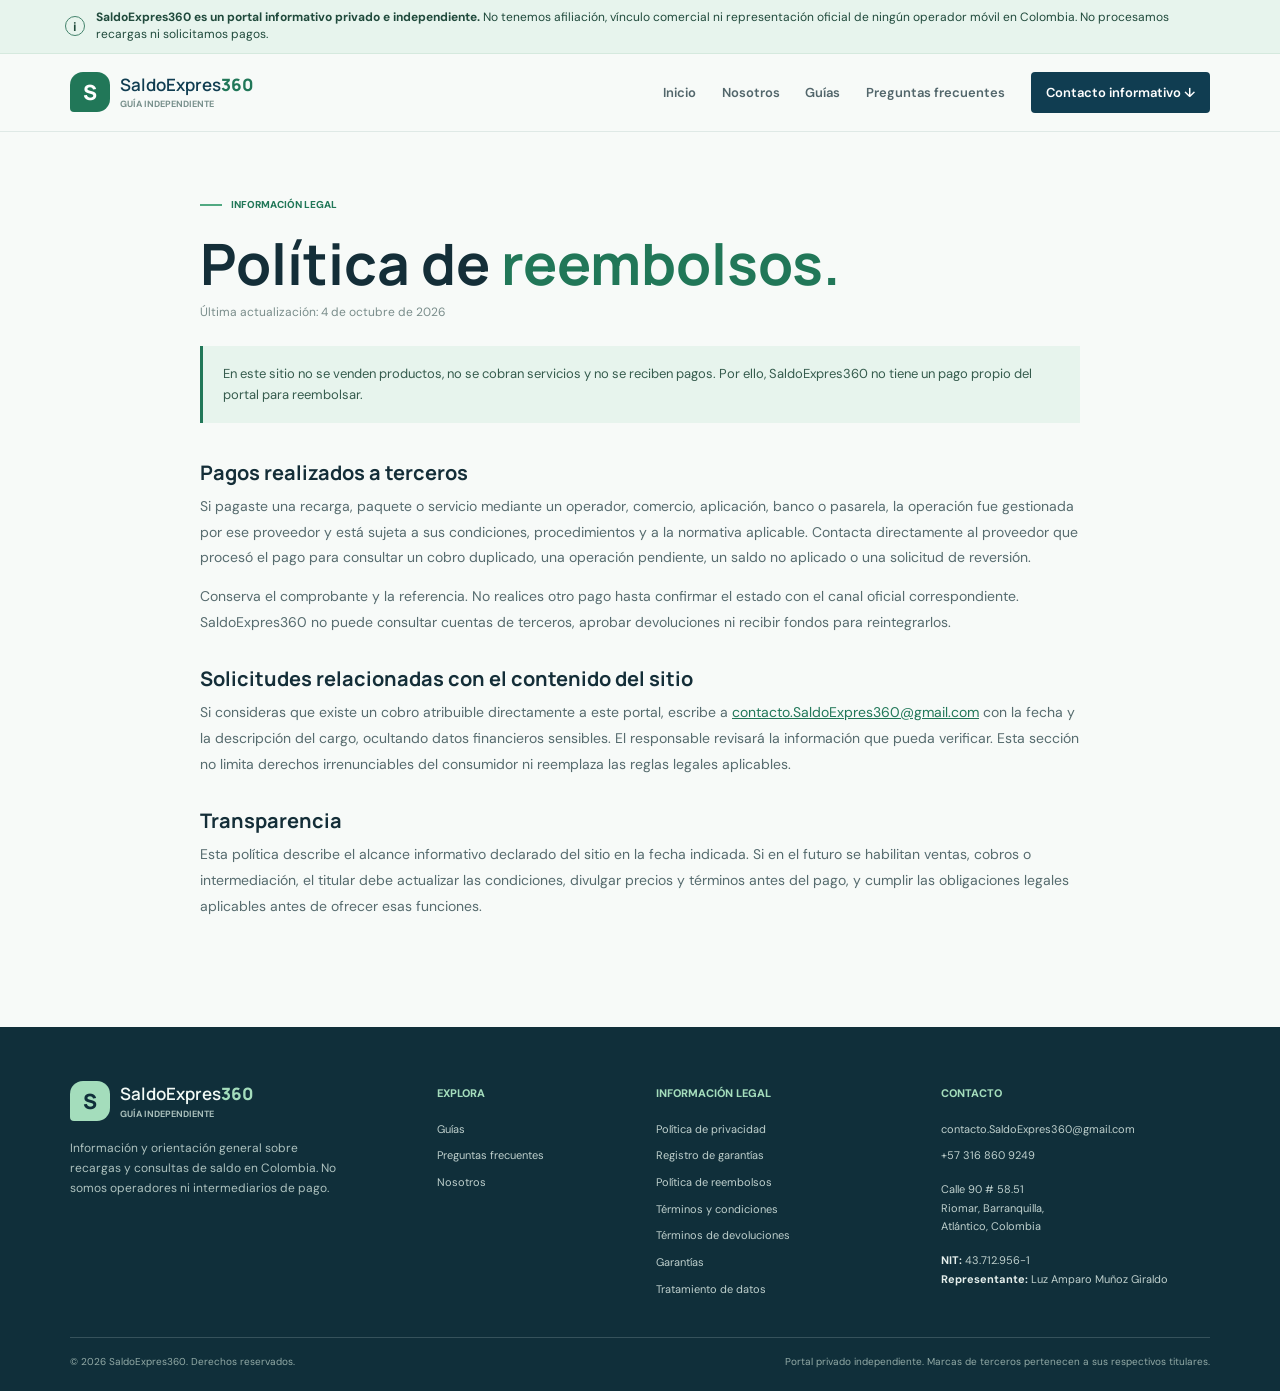
<file: reembolsos.html>
<!doctype html>
<html lang="es-CO"><head><meta charset="utf-8"><meta name="viewport" content="width=device-width, initial-scale=1"><meta name="description" content="Alcance de reembolsos y cobros en el portal informativo SaldoExpres360."><title>Política de reembolsos | SaldoExpres360</title><link rel="preconnect" href="https://fonts.googleapis.com"><link rel="preconnect" href="https://fonts.gstatic.com" crossorigin><link href="https://fonts.googleapis.com/css2?family=DM+Sans:wght@400;500;600;700&family=Manrope:wght@400;500;600;700;800&display=swap" rel="stylesheet"><link rel="stylesheet" href="styles.css"><script src="site.js" defer></script></head><body>
<div class="independence-banner"><span class="banner-mark" aria-hidden="true">i</span><p><strong>SaldoExpres360 es un portal informativo privado e independiente.</strong> No tenemos afiliación, vínculo comercial ni representación oficial de ningún operador móvil en Colombia. No procesamos recargas ni solicitamos pagos.</p></div><header class="site-header"><a class="brand" href="index.html" aria-label="SaldoExpres360, inicio"><span class="brand-symbol" aria-hidden="true">S</span><span>SaldoExpres<b>360</b><small>GUÍA INDEPENDIENTE</small></span></a><button class="menu-toggle" type="button" aria-expanded="false" aria-controls="main-nav" aria-label="Abrir menú"><span></span><span></span></button><nav id="main-nav" class="main-nav" aria-label="Navegación principal"><a href="index.html">Inicio</a><a href="nosotros.html">Nosotros</a><a href="index.html#guias">Guías</a><a href="index.html#preguntas">Preguntas frecuentes</a><a class="nav-contact" href="index.html#contacto">Contacto informativo <span aria-hidden="true">↓</span></a></nav></header>
<main class="legal-page section-wrap"><p class="eyebrow"><span></span> INFORMACIÓN LEGAL</p><h1>Política de <em>reembolsos.</em></h1><p class="legal-updated">Última actualización: 4 de octubre de 2026</p><div class="legal-callout">En este sitio no se venden productos, no se cobran servicios y no se reciben pagos. Por ello, SaldoExpres360 no tiene un pago propio del portal para reembolsar.</div><article class="legal-copy"><h2>Pagos realizados a terceros</h2><p>Si pagaste una recarga, paquete o servicio mediante un operador, comercio, aplicación, banco o pasarela, la operación fue gestionada por ese proveedor y está sujeta a sus condiciones, procedimientos y a la normativa aplicable. Contacta directamente al proveedor que procesó el pago para consultar un cobro duplicado, una operación pendiente, un saldo no aplicado o una solicitud de reversión.</p><p>Conserva el comprobante y la referencia. No realices otro pago hasta confirmar el estado con el canal oficial correspondiente. SaldoExpres360 no puede consultar cuentas de terceros, aprobar devoluciones ni recibir fondos para reintegrarlos.</p><h2>Solicitudes relacionadas con el contenido del sitio</h2><p>Si consideras que existe un cobro atribuible directamente a este portal, escribe a <a href="mailto:contacto.SaldoExpres360@gmail.com">contacto.SaldoExpres360@gmail.com</a> con la fecha y la descripción del cargo, ocultando datos financieros sensibles. El responsable revisará la información que pueda verificar. Esta sección no limita derechos irrenunciables del consumidor ni reemplaza las reglas legales aplicables.</p><h2>Transparencia</h2><p>Esta política describe el alcance informativo declarado del sitio en la fecha indicada. Si en el futuro se habilitan ventas, cobros o intermediación, el titular debe actualizar las condiciones, divulgar precios y términos antes del pago, y cumplir las obligaciones legales aplicables antes de ofrecer esas funciones.</p></article></main>
<footer class="site-footer"><div class="footer-main"><div class="footer-brand"><a class="brand brand-light" href="index.html"><span class="brand-symbol" aria-hidden="true">S</span><span>SaldoExpres<b>360</b><small>GUÍA INDEPENDIENTE</small></span></a><p>Información y orientación general sobre recargas y consultas de saldo en Colombia. No somos operadores ni intermediarios de pago.</p></div><div class="footer-column"><h3>Explora</h3><a href="index.html#guias">Guías</a><a href="index.html#preguntas">Preguntas frecuentes</a><a href="nosotros.html">Nosotros</a></div><div class="footer-column"><h3>Información legal</h3><a href="privacidad.html">Política de privacidad</a><a href="garantias-registro.html">Registro de garantías</a><a href="reembolsos.html">Política de reembolsos</a><a href="terminos.html">Términos y condiciones</a><a href="devoluciones.html">Términos de devoluciones</a><a href="garantias.html">Garantías</a><a href="tratamiento-datos.html">Tratamiento de datos</a></div><div class="footer-column footer-contact"><h3>Contacto</h3><a href="mailto:contacto.SaldoExpres360@gmail.com">contacto.SaldoExpres360@gmail.com</a><a href="tel:+573168609249">+57 316 860 9249</a><p>Calle 90 # 58.51<br>Riomar, Barranquilla,<br>Atlántico, Colombia</p><p><strong>NIT:</strong> 43.712.956-1<br><strong>Representante:</strong> Luz Amparo Muñoz Giraldo</p></div></div><div class="footer-bottom"><p>© <span data-year>2026</span> SaldoExpres360. Derechos reservados.</p><p>Portal privado independiente. Marcas de terceros pertenecen a sus respectivos titulares.</p></div></footer></body></html>
</file>
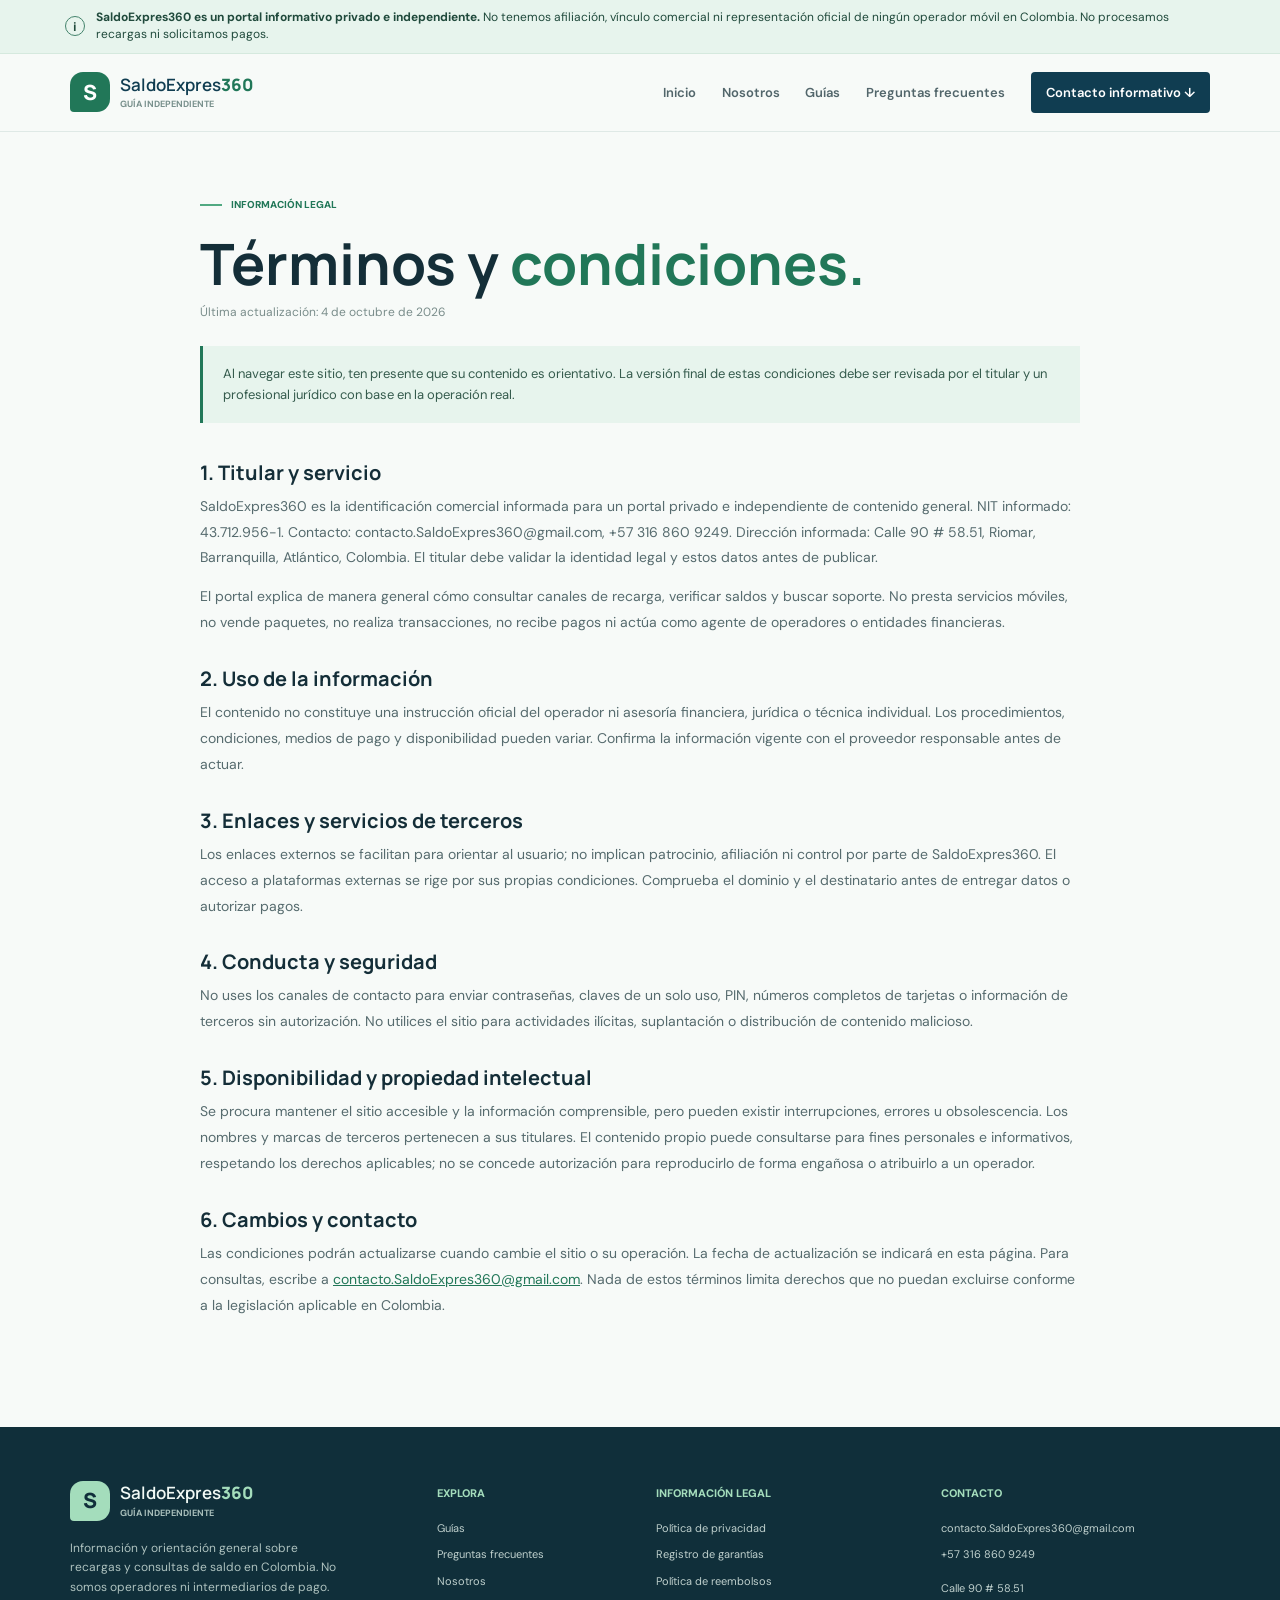
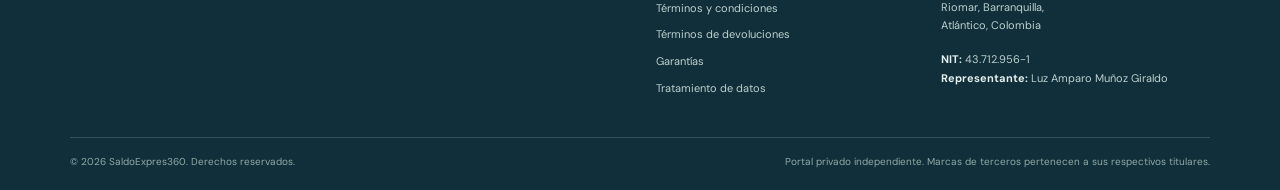
<file: terminos.html>
<!doctype html>
<html lang="es-CO"><head><meta charset="utf-8"><meta name="viewport" content="width=device-width, initial-scale=1"><meta name="description" content="Términos de uso del portal informativo independiente SaldoExpres360."><title>Términos y condiciones | SaldoExpres360</title><link rel="preconnect" href="https://fonts.googleapis.com"><link rel="preconnect" href="https://fonts.gstatic.com" crossorigin><link href="https://fonts.googleapis.com/css2?family=DM+Sans:wght@400;500;600;700&family=Manrope:wght@400;500;600;700;800&display=swap" rel="stylesheet"><link rel="stylesheet" href="styles.css"><script src="site.js" defer></script></head><body>
<div class="independence-banner"><span class="banner-mark" aria-hidden="true">i</span><p><strong>SaldoExpres360 es un portal informativo privado e independiente.</strong> No tenemos afiliación, vínculo comercial ni representación oficial de ningún operador móvil en Colombia. No procesamos recargas ni solicitamos pagos.</p></div><header class="site-header"><a class="brand" href="index.html" aria-label="SaldoExpres360, inicio"><span class="brand-symbol" aria-hidden="true">S</span><span>SaldoExpres<b>360</b><small>GUÍA INDEPENDIENTE</small></span></a><button class="menu-toggle" type="button" aria-expanded="false" aria-controls="main-nav" aria-label="Abrir menú"><span></span><span></span></button><nav id="main-nav" class="main-nav" aria-label="Navegación principal"><a href="index.html">Inicio</a><a href="nosotros.html">Nosotros</a><a href="index.html#guias">Guías</a><a href="index.html#preguntas">Preguntas frecuentes</a><a class="nav-contact" href="index.html#contacto">Contacto informativo <span aria-hidden="true">↓</span></a></nav></header>
<main class="legal-page section-wrap"><p class="eyebrow"><span></span> INFORMACIÓN LEGAL</p><h1>Términos y <em>condiciones.</em></h1><p class="legal-updated">Última actualización: 4 de octubre de 2026</p><div class="legal-callout">Al navegar este sitio, ten presente que su contenido es orientativo. La versión final de estas condiciones debe ser revisada por el titular y un profesional jurídico con base en la operación real.</div><article class="legal-copy"><h2>1. Titular y servicio</h2><p>SaldoExpres360 es la identificación comercial informada para un portal privado e independiente de contenido general. NIT informado: 43.712.956-1. Contacto: contacto.SaldoExpres360@gmail.com, +57 316 860 9249. Dirección informada: Calle 90 # 58.51, Riomar, Barranquilla, Atlántico, Colombia. El titular debe validar la identidad legal y estos datos antes de publicar.</p><p>El portal explica de manera general cómo consultar canales de recarga, verificar saldos y buscar soporte. No presta servicios móviles, no vende paquetes, no realiza transacciones, no recibe pagos ni actúa como agente de operadores o entidades financieras.</p><h2>2. Uso de la información</h2><p>El contenido no constituye una instrucción oficial del operador ni asesoría financiera, jurídica o técnica individual. Los procedimientos, condiciones, medios de pago y disponibilidad pueden variar. Confirma la información vigente con el proveedor responsable antes de actuar.</p><h2>3. Enlaces y servicios de terceros</h2><p>Los enlaces externos se facilitan para orientar al usuario; no implican patrocinio, afiliación ni control por parte de SaldoExpres360. El acceso a plataformas externas se rige por sus propias condiciones. Comprueba el dominio y el destinatario antes de entregar datos o autorizar pagos.</p><h2>4. Conducta y seguridad</h2><p>No uses los canales de contacto para enviar contraseñas, claves de un solo uso, PIN, números completos de tarjetas o información de terceros sin autorización. No utilices el sitio para actividades ilícitas, suplantación o distribución de contenido malicioso.</p><h2>5. Disponibilidad y propiedad intelectual</h2><p>Se procura mantener el sitio accesible y la información comprensible, pero pueden existir interrupciones, errores u obsolescencia. Los nombres y marcas de terceros pertenecen a sus titulares. El contenido propio puede consultarse para fines personales e informativos, respetando los derechos aplicables; no se concede autorización para reproducirlo de forma engañosa o atribuirlo a un operador.</p><h2>6. Cambios y contacto</h2><p>Las condiciones podrán actualizarse cuando cambie el sitio o su operación. La fecha de actualización se indicará en esta página. Para consultas, escribe a <a href="mailto:contacto.SaldoExpres360@gmail.com">contacto.SaldoExpres360@gmail.com</a>. Nada de estos términos limita derechos que no puedan excluirse conforme a la legislación aplicable en Colombia.</p></article></main>
<footer class="site-footer"><div class="footer-main"><div class="footer-brand"><a class="brand brand-light" href="index.html"><span class="brand-symbol" aria-hidden="true">S</span><span>SaldoExpres<b>360</b><small>GUÍA INDEPENDIENTE</small></span></a><p>Información y orientación general sobre recargas y consultas de saldo en Colombia. No somos operadores ni intermediarios de pago.</p></div><div class="footer-column"><h3>Explora</h3><a href="index.html#guias">Guías</a><a href="index.html#preguntas">Preguntas frecuentes</a><a href="nosotros.html">Nosotros</a></div><div class="footer-column"><h3>Información legal</h3><a href="privacidad.html">Política de privacidad</a><a href="garantias-registro.html">Registro de garantías</a><a href="reembolsos.html">Política de reembolsos</a><a href="terminos.html">Términos y condiciones</a><a href="devoluciones.html">Términos de devoluciones</a><a href="garantias.html">Garantías</a><a href="tratamiento-datos.html">Tratamiento de datos</a></div><div class="footer-column footer-contact"><h3>Contacto</h3><a href="mailto:contacto.SaldoExpres360@gmail.com">contacto.SaldoExpres360@gmail.com</a><a href="tel:+573168609249">+57 316 860 9249</a><p>Calle 90 # 58.51<br>Riomar, Barranquilla,<br>Atlántico, Colombia</p><p><strong>NIT:</strong> 43.712.956-1<br><strong>Representante:</strong> Luz Amparo Muñoz Giraldo</p></div></div><div class="footer-bottom"><p>© <span data-year>2026</span> SaldoExpres360. Derechos reservados.</p><p>Portal privado independiente. Marcas de terceros pertenecen a sus respectivos titulares.</p></div></footer></body></html>
</file>
<file: styles.css>
:root {
  color-scheme: light;
  --ink: #142e38;
  --muted: #5e7277;
  --blue: #155d75;
  --blue-deep: #103d51;
  --green: #217758;
  --mint: #dff2e8;
  --paper: #f7faf8;
  --line: #dce7e3;
  --white: #fff;
  --font-body: "DM Sans", sans-serif;
  --font-display: "Manrope", sans-serif;
}

* { box-sizing: border-box; }
html { scroll-behavior: smooth; scroll-padding-top: 92px; }
body { margin: 0; color: var(--ink); background: var(--paper); font-family: var(--font-body); font-size: 16px; line-height: 1.65; }
a { color: inherit; }
button { font: inherit; }
.independence-banner { display: flex; align-items: center; justify-content: center; gap: 11px; min-height: 48px; padding: 9px 24px; background: #e7f4ed; color: #204a3c; border-bottom: 1px solid #d5e9de; font-size: 12px; line-height: 1.45; }
.independence-banner p { margin: 0; max-width: 1120px; }
.banner-mark { display: grid; flex: 0 0 20px; place-items: center; width: 20px; height: 20px; border: 1px solid #44836c; border-radius: 50%; font-family: var(--font-display); font-size: 12px; font-weight: 800; }
.site-header { position: sticky; z-index: 20; top: 0; display: flex; align-items: center; justify-content: space-between; gap: 25px; min-height: 78px; padding: 10px max(5.5vw, 24px); background: rgba(247,250,248,.94); border-bottom: 1px solid rgba(220,231,227,.85); backdrop-filter: blur(16px); }
.brand { display: inline-flex; align-items: center; gap: 10px; text-decoration: none; color: var(--blue-deep); font-family: var(--font-display); font-size: 17px; line-height: 1.15; font-weight: 600; white-space: nowrap; }
.brand b { color: var(--green); font-weight: 800; }
.brand small { display: block; margin-top: 5px; color: #78908c; font-family: var(--font-body); font-size: 9px; font-weight: 700; letter-spacing: 0; }
.brand-symbol { display: grid; place-items: center; width: 40px; height: 40px; color: #fff; border-radius: 13px 13px 13px 4px; background: var(--green); font-size: 21px; font-weight: 800; }
.main-nav { display: flex; align-items: center; gap: clamp(15px, 2vw, 29px); }
.main-nav a { color: #52666b; text-decoration: none; font-size: 13px; font-weight: 600; transition: color .2s ease; }
.main-nav a:hover, .main-nav a.active { color: var(--green); }
.main-nav .nav-contact { padding: 10px 15px; color: #fff; border-radius: 4px; background: var(--blue-deep); }
.main-nav .nav-contact:hover { color: white; background: var(--green); }
.menu-toggle { display: none; }
.section-wrap { width: min(1160px, calc(100% - 48px)); margin-inline: auto; }
.hero { display: grid; grid-template-columns: 1fr .92fr; align-items: center; gap: clamp(35px, 7vw, 95px); min-height: 575px; padding-block: 66px 73px; }
.eyebrow { display: flex; align-items: center; gap: 9px; margin: 0 0 19px; color: var(--green); font-size: 10px; font-weight: 800; letter-spacing: 0; }
.eyebrow span { display: inline-block; width: 22px; height: 2px; background: #51a982; }
h1, h2, h3, p { margin-top: 0; }
h1, h2, h3 { font-family: var(--font-display); }
.hero h1, .page-hero h1 { margin-bottom: 22px; font-size: clamp(42px, 5.1vw, 68px); line-height: 1.06; font-weight: 700; letter-spacing: 0; }
h1 em, h2 em { color: var(--green); font-style: normal; }
.hero-lede { max-width: 520px; margin-bottom: 27px; color: var(--muted); font-size: 16px; line-height: 1.8; }
.hero-actions { display: flex; flex-wrap: wrap; gap: 11px; }
.button { display: inline-flex; align-items: center; justify-content: center; gap: 12px; min-height: 48px; padding: 11px 18px; border: 1px solid transparent; border-radius: 4px; font-size: 13px; font-weight: 700; text-decoration: none; transition: transform .2s ease, background .2s ease, box-shadow .2s ease; }
.button:hover { transform: translateY(-2px); }
.button-primary { color: white; background: var(--green); box-shadow: 0 7px 18px rgba(33,119,88,.15); }
.button-primary:hover { background: #195f47; }
.button-quiet { color: var(--blue-deep); border-color: var(--line); background: rgba(255,255,255,.52); }
.button-quiet:hover { background: #fff; }
.micro-note { max-width: 450px; margin: 18px 0 0; color: #75878a; font-size: 11px; }
.carousel { min-width: 0; }
.carousel-track { position: relative; overflow: hidden; aspect-ratio: 1.16 / 1; border-radius: 4px; background: #dcebe5; box-shadow: 18px 20px 0 #e5f0eb; }
.carousel-slide { position: absolute; inset: 0; margin: 0; opacity: 0; transform: scale(1.025); transition: opacity .65s ease, transform 1.1s ease; pointer-events: none; }
.carousel-slide.is-active { opacity: 1; transform: scale(1); pointer-events: auto; }
.carousel-slide::after { position: absolute; inset: 30% 0 0; content: ""; background: linear-gradient(transparent, rgba(13,37,44,.77)); }
.carousel-slide img { width: 100%; height: 100%; object-fit: cover; }
.carousel-slide figcaption { position: absolute; z-index: 1; right: 25px; bottom: 24px; left: 25px; display: grid; gap: 4px; color: white; }
.carousel-slide figcaption span { margin-bottom: 7px; color: #c2edda; font-size: 10px; font-weight: 800; letter-spacing: 0; }
.carousel-slide figcaption strong { font-family: var(--font-display); font-size: 20px; }
.carousel-slide figcaption small { color: rgba(255,255,255,.8); font-size: 12px; }
.carousel-controls { display: flex; align-items: center; justify-content: space-between; padding: 17px 2px 0; }
.carousel-dots, .carousel-arrows { display: flex; align-items: center; gap: 8px; }
.carousel-dot { width: 21px; height: 4px; padding: 0; border: 0; border-radius: 2px; background: #c5d4ce; cursor: pointer; transition: width .2s ease, background .2s ease; }
.carousel-dot.is-active { width: 38px; background: var(--green); }
.carousel-arrows button { display: grid; place-items: center; width: 34px; height: 34px; border: 1px solid var(--line); border-radius: 50%; color: var(--blue-deep); background: #fff; cursor: pointer; }
.carousel-arrows button:hover { color: white; border-color: var(--green); background: var(--green); }
.image-credit { margin: 8px 0 0; color: #8a9999; font-size: 10px; }
.image-credit code { color: #657877; font-family: var(--font-body); }
.trust-strip { display: grid; grid-template-columns: repeat(3, 1fr); gap: 20px; padding: 25px max(7vw, 24px); border-block: 1px solid var(--line); background: #fff; }
.trust-strip > div { display: flex; align-items: center; justify-content: center; gap: 13px; }
.trust-icon { display: grid; flex: 0 0 39px; place-items: center; width: 39px; height: 39px; border-radius: 50%; color: var(--green); background: #e8f5ed; font-size: 10px; font-weight: 800; }
.trust-strip p { display: grid; gap: 2px; margin: 0; }
.trust-strip strong { font-size: 12px; }
.trust-strip small { color: var(--muted); font-size: 10px; }
.content-section { padding-block: 95px 100px; }
.section-heading { display: flex; align-items: end; justify-content: space-between; gap: 40px; margin-bottom: 38px; }
.section-heading h2, .faq-intro h2, .contact-band h2, .identity-inner h2 { margin-bottom: 0; font-size: clamp(33px, 4vw, 48px); line-height: 1.12; }
.section-heading > p { max-width: 400px; margin-bottom: 7px; color: var(--muted); font-size: 14px; }
.guide-grid { display: grid; grid-template-columns: repeat(2, minmax(0, 1fr)); gap: 1px; border: 1px solid var(--line); background: var(--line); }
.guide-card { min-height: 330px; padding: clamp(23px, 4vw, 39px); background: #fff; }
.guide-card h3 { max-width: 430px; margin: 17px 0 13px; font-size: 23px; line-height: 1.3; }
.guide-card p, .guide-card li { color: #586d70; font-size: 13px; line-height: 1.78; }
.guide-card p:last-child { margin-bottom: 0; }
.guide-card ol, .guide-card ul { display: grid; gap: 7px; padding-left: 20px; }
.guide-card li::marker { color: var(--green); font-weight: 800; }
.guide-card .provider-list { padding-left: 0; list-style: none; }
.provider-list a { display: flex; align-items: center; justify-content: space-between; gap: 12px; padding: 10px 12px; border: 1px solid var(--line); color: var(--blue-deep); background: var(--paper); font-size: 12px; font-weight: 700; text-decoration: none; }
.provider-list a:hover, .provider-list a:focus-visible { border-color: #84bea0; background: #e9f3ef; }
.card-index { color: var(--green); font-size: 10px; font-weight: 800; letter-spacing: 0; }
.card-footnote { padding-top: 12px; border-top: 1px solid var(--line); font-size: 11px !important; }
.guide-safety { background: #eff7f2; }
.faq-section { padding-block: 87px 92px; background: #e9f3ef; }
.faq-layout { display: grid; grid-template-columns: .72fr 1.28fr; gap: clamp(35px, 8vw, 100px); }
.faq-intro > p:not(.eyebrow) { max-width: 330px; margin: 20px 0; color: var(--muted); font-size: 14px; }
.text-link { color: var(--green); font-size: 13px; font-weight: 700; text-decoration-thickness: 1px; text-underline-offset: 4px; }
.faq-list { border-top: 1px solid #cdded6; }
.faq-list details { border-bottom: 1px solid #cdded6; }
.faq-list summary { position: relative; padding: 19px 35px 19px 0; font-family: var(--font-display); font-size: 15px; font-weight: 700; cursor: pointer; list-style: none; }
.faq-list summary::-webkit-details-marker { display: none; }
.faq-list summary::after { position: absolute; top: 17px; right: 2px; color: var(--green); content: "+"; font-size: 22px; font-weight: 400; }
.faq-list details[open] summary::after { content: "−"; }
.faq-answer { padding: 0 30px 18px 0; }
.faq-answer p { margin: 0; color: var(--muted); font-size: 13px; line-height: 1.75; }
.contact-band { display: grid; grid-template-columns: 53px 1fr auto; align-items: center; gap: 25px; margin-block: 84px; padding: 36px 40px; color: white; border-radius: 4px; background: var(--blue-deep); }
.contact-mark { display: grid; place-items: center; width: 48px; height: 48px; border: 1px solid rgba(255,255,255,.35); border-radius: 50%; color: #bde8d2; font-family: var(--font-display); font-size: 23px; font-weight: 700; }
.contact-band .eyebrow { margin-bottom: 7px; color: #9bdbb8; }
.contact-band h2 { margin-bottom: 8px; font-size: 22px; }
.contact-band p:not(.eyebrow) { max-width: 620px; margin-bottom: 0; color: #c7d9da; font-size: 12px; }
.button-light { color: var(--blue-deep); background: white; white-space: nowrap; }
.button-light:hover { background: #dff2e8; }
.site-footer { padding: 54px max(5.5vw, 24px) 0; color: #e5efec; background: #102f3a; }
.footer-main { display: grid; grid-template-columns: 1.35fr .72fr 1fr 1.15fr; gap: clamp(22px, 4vw, 60px); width: min(1240px, 100%); margin-inline: auto; padding-bottom: 39px; }
.brand-light { color: #f2faf6; }
.brand-light .brand-symbol { color: #102f3a; background: #a4ddbc; }
.brand-light b { color: #a4ddbc; }
.brand-light small { color: #a9bfbb; }
.footer-brand > p { max-width: 275px; margin: 18px 0 18px; color: #aec2bf; font-size: 12px; }
.social-row { display: flex; align-items: center; gap: 8px; flex-wrap: wrap; }
.social-icon { display: grid; place-items: center; width: 29px; height: 29px; border: 1px solid #45616a; border-radius: 50%; color: #dbebe4; font-size: 10px; font-weight: 800; }
.social-facebook { font-family: var(--font-display); font-size: 15px; }
.social-row small { flex-basis: 100%; color: #92aaa6; font-size: 10px; }
.footer-column { display: flex; flex-direction: column; align-items: flex-start; gap: 8px; }
.footer-column h3 { margin: 3px 0 9px; color: #a4ddbc; font-family: var(--font-body); font-size: 11px; font-weight: 800; letter-spacing: 0; text-transform: uppercase; }
.footer-column a, .footer-column p { margin: 0; color: #bfd0cd; font-size: 11px; line-height: 1.7; text-decoration: none; }
.footer-column a:hover { color: white; text-decoration: underline; text-underline-offset: 3px; }
.footer-column strong { color: #e5efec; }
.footer-contact p { margin-top: 7px; }
.footer-bottom { display: flex; justify-content: space-between; gap: 20px; max-width: 1240px; margin-inline: auto; padding: 16px 0 20px; border-top: 1px solid #36525b; }
.footer-bottom p { margin: 0; color: #92aaa6; font-size: 10px; }
.page-hero { padding-block: 76px 51px; }
.page-hero h1 { max-width: 780px; font-size: clamp(42px, 5vw, 62px); }
.page-hero > p:last-child { max-width: 700px; margin-bottom: 0; color: var(--muted); font-size: 16px; }
.about-grid { display: grid; grid-template-columns: 1.08fr .92fr; gap: 70px; padding-block: 25px 90px; }
.about-story h2 { margin: 13px 0 18px; font-size: 31px; line-height: 1.2; }
.about-story p, .about-values p { color: var(--muted); font-size: 14px; line-height: 1.85; }
.about-values { display: grid; gap: 20px; }
.about-values article { padding: 23px 26px; border-left: 2px solid #80c29d; background: white; }
.value-number { color: var(--green); font-size: 10px; font-weight: 800; letter-spacing: 0; }
.about-values h3 { margin: 7px 0 9px; font-size: 22px; }
.about-values p { margin: 0; font-size: 13px; }
.identity-section { padding-block: 70px; background: #e9f3ef; }
.identity-inner { display: grid; grid-template-columns: .8fr 1.2fr; gap: 80px; align-items: start; }
.identity-inner > div > p:not(.eyebrow) { max-width: 380px; margin-top: 17px; color: var(--muted); font-size: 13px; }
.identity-list { margin: 0; border-top: 1px solid #cdded6; }
.identity-list > div { display: grid; grid-template-columns: .7fr 1.3fr; gap: 20px; padding: 13px 0; border-bottom: 1px solid #cdded6; }
.identity-list dt { color: #607773; font-size: 12px; }
.identity-list dd { margin: 0; font-size: 13px; font-weight: 600; }
.identity-list a { color: var(--green); }
.about-limit { padding-block: 70px 85px; }
.about-limit h2 { margin-bottom: 22px; font-size: 29px; }
.limit-columns { display: grid; grid-template-columns: 1fr 1fr; gap: 35px; margin-bottom: 20px; }
.limit-columns p { color: var(--muted); font-size: 14px; }
.limit-columns strong { color: var(--ink); }
.legal-page { max-width: 880px; padding-block: 65px 95px; }
.legal-page h1 { margin: 0 0 8px; font-size: clamp(39px, 5vw, 57px); line-height: 1.1; }
.legal-updated { color: #7a8d8b; font-size: 12px; }
.legal-callout { margin: 23px 0 37px; padding: 17px 20px; border-left: 3px solid var(--green); color: #355b4d; background: #e7f4ed; font-size: 13px; }
.legal-copy h2 { margin: 30px 0 8px; font-size: 20px; line-height: 1.3; }
.legal-copy p { margin-bottom: 13px; color: #566b6e; font-size: 14px; line-height: 1.85; }
.legal-copy a { color: var(--green); }
.reveal { animation: rise-in .75s both; }
.hero-copy.reveal { animation-delay: .08s; }
.carousel.reveal { animation-delay: .2s; }
@keyframes rise-in { from { opacity: 0; transform: translateY(15px); } to { opacity: 1; transform: translateY(0); } }

@media (max-width: 920px) {
  .site-header { padding-inline: 24px; }
  .main-nav { gap: 13px; }
  .main-nav a { font-size: 11px; }
  .hero { gap: 34px; }
  .footer-main { grid-template-columns: 1.2fr .8fr 1fr; }
  .footer-contact { grid-column: 2 / 4; }
  .about-grid, .identity-inner { gap: 40px; }
}
@media (max-width: 700px) {
  html { scroll-padding-top: 75px; }
  .independence-banner { justify-content: flex-start; padding: 9px 16px; font-size: 10px; }
  .site-header { min-height: 68px; padding-inline: 18px; }
  .brand { font-size: 15px; }
  .brand-symbol { width: 36px; height: 36px; }
  .menu-toggle { display: grid; gap: 5px; place-content: center; width: 42px; height: 42px; border: 1px solid var(--line); border-radius: 4px; background: white; }
  .menu-toggle span { width: 17px; height: 2px; background: var(--blue-deep); transition: transform .2s ease; }
  .menu-toggle[aria-expanded="true"] span:first-child { transform: translateY(3.5px) rotate(45deg); }
  .menu-toggle[aria-expanded="true"] span:last-child { transform: translateY(-3.5px) rotate(-45deg); }
  .main-nav { position: absolute; top: calc(100% + 1px); right: 0; left: 0; display: none; align-items: stretch; gap: 0; padding: 8px 18px 16px; border-bottom: 1px solid var(--line); background: var(--paper); box-shadow: 0 15px 20px rgba(16,47,58,.08); }
  .main-nav.is-open { display: flex; flex-direction: column; }
  .main-nav a { padding: 12px 5px; font-size: 13px; }
  .main-nav .nav-contact { margin-top: 7px; padding: 11px 14px; text-align: center; }
  .section-wrap { width: min(100% - 36px, 540px); }
  .hero { grid-template-columns: 1fr; gap: 38px; min-height: auto; padding-block: 54px 52px; }
  .hero h1, .page-hero h1 { font-size: clamp(40px, 11vw, 55px); }
  .hero-lede { font-size: 14px; }
  .carousel { margin-right: 8px; }
  .carousel-track { aspect-ratio: 1.08 / 1; box-shadow: 8px 9px 0 #e5f0eb; }
  .carousel-slide figcaption { right: 17px; bottom: 17px; left: 17px; }
  .carousel-slide figcaption strong { font-size: 17px; }
  .trust-strip { grid-template-columns: 1fr; gap: 17px; padding: 22px 26px; }
  .trust-strip > div { justify-content: flex-start; }
  .content-section { padding-block: 63px; }
  .section-heading { display: block; margin-bottom: 26px; }
  .section-heading h2, .faq-intro h2, .contact-band h2, .identity-inner h2 { font-size: 36px; }
  .section-heading > p { margin-top: 17px; font-size: 13px; }
  .guide-grid { grid-template-columns: 1fr; }
  .guide-card { min-height: auto; padding: 25px 22px; }
  .guide-card h3 { font-size: 21px; }
  .faq-section { padding-block: 60px; }
  .faq-layout { grid-template-columns: 1fr; gap: 26px; }
  .faq-intro > p:not(.eyebrow) { margin-block: 14px; }
  .contact-band { grid-template-columns: 42px 1fr; gap: 15px; margin-block: 55px; padding: 24px 20px; }
  .contact-mark { width: 40px; height: 40px; }
  .contact-band h2 { font-size: 19px; }
  .contact-band .button { grid-column: 1 / -1; }
  .site-footer { padding: 41px 20px 0; }
  .footer-main { grid-template-columns: 1fr 1fr; gap: 32px 22px; }
  .footer-brand { grid-column: 1 / -1; }
  .footer-contact { grid-column: 1 / -1; }
  .footer-bottom { flex-direction: column; gap: 5px; }
  .page-hero { padding-block: 55px 35px; }
  .page-hero > p:last-child { font-size: 14px; }
  .about-grid, .identity-inner { grid-template-columns: 1fr; gap: 25px; }
  .about-grid { padding-bottom: 57px; }
  .identity-section { padding-block: 54px; }
  .identity-list > div { grid-template-columns: 1fr; gap: 3px; }
  .limit-columns { grid-template-columns: 1fr; gap: 0; }
  .about-limit { padding-block: 55px; }
  .legal-page { padding-block: 50px 70px; }
  .legal-page h1 { font-size: 39px; }
  .legal-copy h2 { font-size: 18px; }
  .legal-copy p { font-size: 13px; }
}
@media (prefers-reduced-motion: reduce) {
  *, *::before, *::after { scroll-behavior: auto !important; animation-duration: .01ms !important; animation-iteration-count: 1 !important; transition-duration: .01ms !important; }
}
</file>
